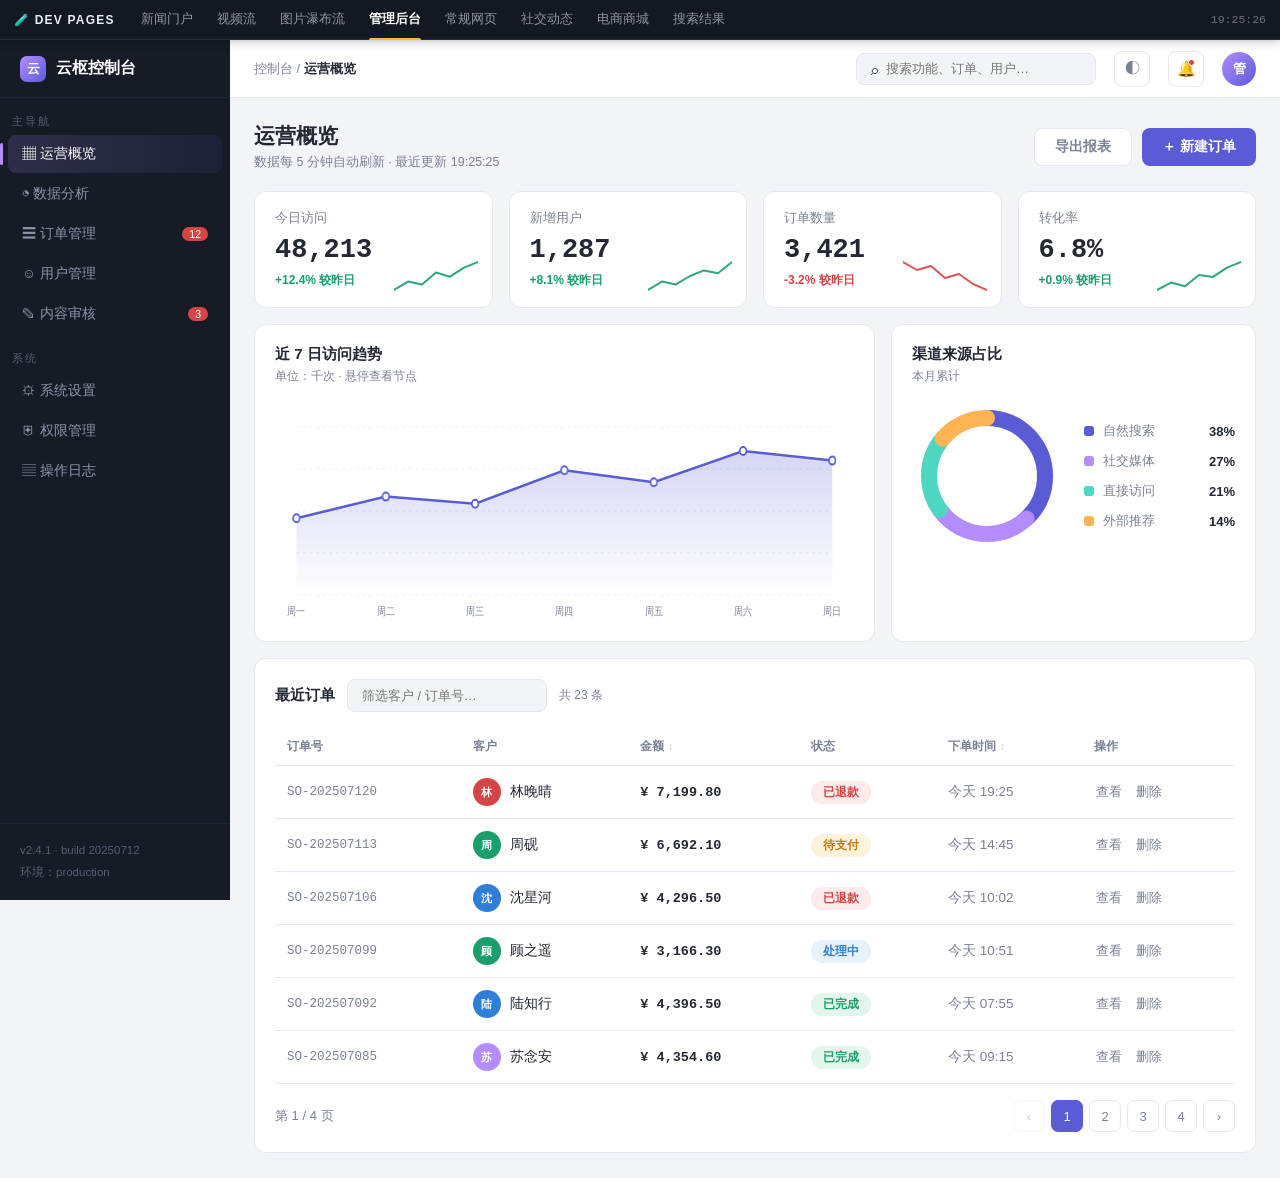
<file: pages/admin.html>
<!DOCTYPE html>
<html lang="zh-CN">
<head>
<meta charset="UTF-8">
<meta name="viewport" content="width=device-width, initial-scale=1.0">
<link rel="icon" href="../favicon.ico" type="image/x-icon">
<link rel="stylesheet" href="../assets/site-nav.css">
<title>云枢控制台 - 管理后台测试场景</title>
<style>
:root{
  --side:#161b26; --side-2:#1d2432; --side-txt:#8b95a9; --side-on:#b48cff;
  --bg:#f3f4f8; --panel:#fff; --line:#e6e8ef; --txt:#232833; --sub:#7a8194;
  --pri:#5b5bd6; --pri-soft:#eceafd;
  --ok:#1a9e6c; --ok-soft:#e2f6ec; --warn:#c07f10; --warn-soft:#fdf3dd;
  --err:#d64545; --err-soft:#fdeaea; --info:#2f7fd6; --info-soft:#e7f2fd;
}
body.dark{
  --bg:#12151d; --panel:#1a1f2b; --line:#262c3a; --txt:#e5e8f0; --sub:#8a92a6;
  --pri-soft:#252547; --ok-soft:#12352a; --warn-soft:#3a2f14; --err-soft:#3c1d1d; --info-soft:#16304c;
}
*{margin:0;padding:0;box-sizing:border-box}
body{background:var(--bg);color:var(--txt);font-family:'PingFang SC','Hiragino Sans GB','Microsoft YaHei',sans-serif;font-size:14px;-webkit-font-smoothing:antialiased;transition:background .3s}
/* ---------- 侧栏 ---------- */
.sidebar{position:fixed;left:0;top:40px;bottom:0;width:230px;background:var(--side);display:flex;flex-direction:column;z-index:100}
.s-logo{height:58px;display:flex;align-items:center;gap:10px;padding:0 20px;color:#fff;font-size:16px;font-weight:700;border-bottom:1px solid var(--side-2)}
.s-logo i{width:26px;height:26px;border-radius:7px;background:linear-gradient(135deg,#b48cff,#5b5bd6);display:grid;place-items:center;font-style:normal;font-size:13px}
.s-group{padding:16px 12px 4px;font-size:11px;color:#565f73;letter-spacing:.2em}
.s-nav a{display:flex;align-items:center;gap:11px;padding:10px 14px;margin:2px 8px;border-radius:8px;color:var(--side-txt);font-size:13.5px;cursor:pointer;transition:.18s;text-decoration:none;position:relative}
.s-nav a:hover{background:var(--side-2);color:#dfe3ec}
.s-nav a.on{background:linear-gradient(90deg,rgba(180,140,255,.16),rgba(91,91,214,.1));color:#fff}
.s-nav a.on::before{content:"";position:absolute;left:-8px;top:8px;bottom:8px;width:3px;border-radius:3px;background:var(--side-on)}
.s-nav .badge{margin-left:auto;background:var(--err);color:#fff;font-size:10.5px;border-radius:999px;padding:1px 7px}
.s-foot{margin-top:auto;padding:16px 20px;border-top:1px solid var(--side-2);color:#565f73;font-size:11.5px;line-height:1.9}
/* ---------- 主区 ---------- */
.main{margin-left:230px;min-height:100vh;display:flex;flex-direction:column}
.topbar{position:sticky;top:40px;z-index:90;height:58px;background:var(--panel);border-bottom:1px solid var(--line);display:flex;align-items:center;gap:18px;padding:0 24px;transition:background .3s}
.crumb{font-size:13px;color:var(--sub)}
.crumb b{color:var(--txt);font-weight:600}
.t-search{margin-left:auto;display:flex;align-items:center;gap:8px;background:var(--bg);border:1px solid var(--line);border-radius:8px;padding:7px 14px;width:240px;transition:.2s}
.t-search:focus-within{border-color:var(--pri);width:300px}
.t-search input{flex:1;border:none;outline:none;background:none;color:var(--txt);font-size:13px}
.icon-btn{position:relative;width:36px;height:36px;border-radius:8px;border:1px solid var(--line);background:var(--panel);color:var(--sub);cursor:pointer;font-size:15px;transition:.2s}
.icon-btn:hover{color:var(--pri);border-color:var(--pri)}
.icon-btn .dot{position:absolute;top:7px;right:8px;width:7px;height:7px;border-radius:50%;background:var(--err);border:1.5px solid var(--panel)}
.t-ava{width:34px;height:34px;border-radius:50%;background:linear-gradient(135deg,#b48cff,#5b5bd6);color:#fff;display:grid;place-items:center;font-size:13px;font-weight:700;cursor:pointer}
/* ---------- 内容 ---------- */
.content{padding:24px;flex:1}
.page-head{display:flex;align-items:center;justify-content:space-between;margin-bottom:20px}
.page-head h1{font-size:21px;font-weight:700}
.page-head p{font-size:12.5px;color:var(--sub);margin-top:4px}
.btn{border:none;border-radius:8px;padding:9px 20px;font-size:13.5px;cursor:pointer;transition:.2s;font-weight:600}
.btn-pri{background:var(--pri);color:#fff}
.btn-pri:hover{filter:brightness(1.12);transform:translateY(-1px)}
.btn-ghost{background:var(--panel);border:1px solid var(--line);color:var(--sub)}
.btn-ghost:hover{color:var(--pri);border-color:var(--pri)}
/* 统计卡 */
.stats{display:grid;grid-template-columns:repeat(4,1fr);gap:16px;margin-bottom:16px}
.stat{background:var(--panel);border:1px solid var(--line);border-radius:12px;padding:18px 20px;transition:transform .2s,box-shadow .2s,background .3s;position:relative;overflow:hidden}
.stat:hover{transform:translateY(-3px);box-shadow:0 10px 26px -14px rgba(30,35,60,.35)}
.stat .lb{font-size:12.5px;color:var(--sub)}
.stat .num{font-size:27px;font-weight:700;margin:8px 0 6px;font-variant-numeric:tabular-nums;font-family:ui-monospace,'SF Mono',Menlo,monospace}
.stat .delta{font-size:12px;font-weight:600}
.delta.up{color:var(--ok)}.delta.down{color:var(--err)}
.stat svg{position:absolute;right:14px;bottom:14px;opacity:.9}
/* 图表 */
.charts{display:grid;grid-template-columns:1.7fr 1fr;gap:16px;margin-bottom:16px}
.card{background:var(--panel);border:1px solid var(--line);border-radius:12px;padding:20px;transition:background .3s}
.card h3{font-size:15px;font-weight:700;margin-bottom:4px}
.card .hint{font-size:12px;color:var(--sub);margin-bottom:16px}
#lineChart{width:100%;height:220px;display:block}
#lineChart .grid-l{stroke:var(--line)}
#lineChart .area{fill:url(#agrad);opacity:.9}
#lineChart .ln{fill:none;stroke:var(--pri);stroke-width:2.5;stroke-linecap:round;stroke-dasharray:1000;stroke-dashoffset:1000;animation:draw 1.6s ease forwards}
@keyframes draw{to{stroke-dashoffset:0}}
#lineChart .pt{fill:var(--panel);stroke:var(--pri);stroke-width:2;opacity:0;animation:pop .3s ease forwards;cursor:pointer}
@keyframes pop{to{opacity:1}}
.donut-wrap{display:flex;align-items:center;gap:22px}
.donut{transform:rotate(-90deg)}
.donut circle{fill:none;stroke-width:16;stroke-linecap:round;transition:stroke-dasharray 1.2s ease}
.d-legend{flex:1;display:flex;flex-direction:column;gap:12px;font-size:13px}
.d-legend li{list-style:none;display:flex;align-items:center;gap:9px;color:var(--sub)}
.d-legend i{width:10px;height:10px;border-radius:3px;font-style:normal}
.d-legend b{margin-left:auto;color:var(--txt);font-variant-numeric:tabular-nums}
/* 表格 */
.tbl-head{display:flex;align-items:center;gap:12px;margin-bottom:16px;flex-wrap:wrap}
.tbl-head input{border:1px solid var(--line);background:var(--bg);border-radius:8px;padding:8px 14px;font-size:13px;color:var(--txt);outline:none;width:200px;transition:border-color .2s}
.tbl-head input:focus{border-color:var(--pri)}
table{width:100%;border-collapse:collapse}
th{font-size:12px;color:var(--sub);font-weight:600;text-align:left;padding:10px 12px;border-bottom:1px solid var(--line);white-space:nowrap;user-select:none}
th.sortable{cursor:pointer}
th.sortable:hover{color:var(--pri)}
th .arr{font-size:10px;margin-left:4px;opacity:.4}
th.sorted .arr{opacity:1;color:var(--pri)}
td{padding:12px;border-bottom:1px solid var(--line);font-size:13.5px;vertical-align:middle}
tbody tr{transition:background .15s}
tbody tr:hover{background:var(--bg)}
tbody tr.flash{animation:rowflash 1.2s}
@keyframes rowflash{0%{background:var(--pri-soft)}100%{background:transparent}}
.oid{font-family:ui-monospace,monospace;font-size:12.5px;color:var(--sub)}
.cust{display:flex;align-items:center;gap:9px}
.cust i{width:28px;height:28px;border-radius:50%;font-style:normal;color:#fff;display:grid;place-items:center;font-size:11px;font-weight:700;flex-shrink:0}
.amt{font-family:ui-monospace,monospace;font-weight:600;font-variant-numeric:tabular-nums}
.pill{display:inline-block;font-size:12px;font-weight:600;border-radius:999px;padding:3px 12px}
.pill.ok{background:var(--ok-soft);color:var(--ok)}
.pill.warn{background:var(--warn-soft);color:var(--warn)}
.pill.err{background:var(--err-soft);color:var(--err)}
.pill.info{background:var(--info-soft);color:var(--info)}
.row-act{display:flex;gap:10px}
.row-act button{background:none;border:none;color:var(--sub);font-size:12.5px;cursor:pointer;transition:.15s;padding:2px}
.row-act button:hover{color:var(--pri)}
.row-act button.del:hover{color:var(--err)}
.pager{display:flex;align-items:center;justify-content:space-between;margin-top:16px;font-size:13px;color:var(--sub)}
.pager .pages{display:flex;gap:6px}
.pager button{min-width:32px;height:32px;border:1px solid var(--line);background:var(--panel);color:var(--sub);border-radius:7px;cursor:pointer;font-size:13px;transition:.15s}
.pager button:hover:not(:disabled){border-color:var(--pri);color:var(--pri)}
.pager button.on{background:var(--pri);border-color:var(--pri);color:#fff}
.pager button:disabled{opacity:.4;cursor:default}
/* ---------- 模态框 ---------- */
.mask{position:fixed;inset:0;z-index:400;background:rgba(15,18,28,.5);display:none;place-items:center;animation:fade .2s}
.mask.open{display:grid}
@keyframes fade{from{opacity:0}}
.modal{background:var(--panel);border-radius:14px;width:440px;max-width:92vw;padding:24px;animation:up .28s cubic-bezier(.2,.9,.3,1.15)}
@keyframes up{from{transform:translateY(24px);opacity:0}}
.modal h3{font-size:17px;font-weight:700;margin-bottom:18px}
.modal label{display:block;font-size:12.5px;color:var(--sub);margin:12px 0 6px}
.modal input,.modal select{width:100%;border:1px solid var(--line);background:var(--bg);border-radius:8px;padding:9px 13px;font-size:13.5px;color:var(--txt);outline:none;transition:border-color .2s}
.modal input:focus,.modal select:focus{border-color:var(--pri)}
.modal .m-foot{display:flex;justify-content:flex-end;gap:10px;margin-top:22px}
/* ---------- Toast ---------- */
#toasts{position:fixed;top:70px;right:24px;z-index:500;display:flex;flex-direction:column;gap:10px}
.toast{background:var(--panel);border:1px solid var(--line);border-left:4px solid var(--ok);border-radius:10px;padding:12px 18px;font-size:13.5px;box-shadow:0 10px 30px -12px rgba(20,25,45,.35);animation:tin .3s cubic-bezier(.2,.9,.3,1.2);display:flex;gap:10px;align-items:center}
.toast.err{border-left-color:var(--err)}
.toast.info{border-left-color:var(--info)}
@keyframes tin{from{transform:translateX(60px);opacity:0}}
.toast.out{transition:.3s;opacity:0;transform:translateX(60px)}
@media (max-width:1100px){.stats{grid-template-columns:repeat(2,1fr)}.charts{grid-template-columns:1fr}}
@media (max-width:760px){.sidebar{display:none}.main{margin-left:0}}
</style>
</head>
<body>
<nav id="site-nav">
  <a class="sn-brand" href="../index.html">🧪 DEV PAGES</a>
  <div class="sn-items">
    <a class="sn-item" href="../index.html">新闻门户</a>
    <a class="sn-item" href="video.html">视频流</a>
    <a class="sn-item" href="gallery.html">图片瀑布流</a>
    <a class="sn-item on" href="admin.html">管理后台</a>
    <a class="sn-item" href="article.html">常规网页</a>
    <a class="sn-item" href="social.html">社交动态</a>
    <a class="sn-item" href="shop.html">电商商城</a>
    <a class="sn-item" href="search.html">搜索结果</a>
  </div>
  <span class="sn-clock" id="sn-clock">--:--:--</span>
</nav>
<script src="../assets/site-nav.js"></script>

<aside class="sidebar">
  <div class="s-logo"><i>云</i>云枢控制台</div>
  <div class="s-group">主导航</div>
  <nav class="s-nav">
    <a class="on">▦ 运营概览</a>
    <a>◔ 数据分析</a>
    <a>☰ 订单管理 <span class="badge">12</span></a>
    <a>☺ 用户管理</a>
    <a>✎ 内容审核 <span class="badge">3</span></a>
  </nav>
  <div class="s-group">系统</div>
  <nav class="s-nav">
    <a>⚙ 系统设置</a>
    <a>⛨ 权限管理</a>
    <a>▤ 操作日志</a>
  </nav>
  <div class="s-foot">v2.4.1 · build 20250712<br>环境：production</div>
</aside>

<div class="main">
  <header class="topbar">
    <span class="crumb">控制台 / <b>运营概览</b></span>
    <div class="t-search"><span>⌕</span><input placeholder="搜索功能、订单、用户…"></div>
    <button class="icon-btn" id="themeBtn" title="切换深浅主题">◐</button>
    <button class="icon-btn" title="通知">🔔<span class="dot"></span></button>
    <div class="t-ava">管</div>
  </header>

  <div class="content">
    <div class="page-head">
      <div><h1>运营概览</h1><p>数据每 5 分钟自动刷新 · 最近更新 <span id="lastUp">--</span></p></div>
      <div style="display:flex;gap:10px">
        <button class="btn btn-ghost">导出报表</button>
        <button class="btn btn-pri" id="newBtn">＋ 新建订单</button>
      </div>
    </div>

    <div class="stats" id="stats"></div>

    <div class="charts">
      <div class="card">
        <h3>近 7 日访问趋势</h3>
        <p class="hint">单位：千次 · 悬停查看节点</p>
        <svg id="lineChart" viewBox="0 0 700 220" preserveAspectRatio="none">
          <defs><linearGradient id="agrad" x1="0" y1="0" x2="0" y2="1">
            <stop offset="0" stop-color="#5b5bd6" stop-opacity=".28"/>
            <stop offset="1" stop-color="#5b5bd6" stop-opacity="0"/>
          </linearGradient></defs>
        </svg>
      </div>
      <div class="card">
        <h3>渠道来源占比</h3>
        <p class="hint">本月累计</p>
        <div class="donut-wrap">
          <svg class="donut" width="150" height="150" viewBox="0 0 150 150" id="donut"></svg>
          <ul class="d-legend" id="dLegend"></ul>
        </div>
      </div>
    </div>

    <div class="card">
      <div class="tbl-head">
        <h3 style="margin:0">最近订单</h3>
        <input id="tblSearch" placeholder="筛选客户 / 订单号…">
        <span style="font-size:12px;color:var(--sub)" id="tblCount"></span>
      </div>
      <div style="overflow-x:auto">
      <table>
        <thead><tr>
          <th>订单号</th>
          <th>客户</th>
          <th class="sortable" data-k="amt">金额<span class="arr">↕</span></th>
          <th>状态</th>
          <th class="sortable" data-k="time">下单时间<span class="arr">↕</span></th>
          <th>操作</th>
        </tr></thead>
        <tbody id="tbody"></tbody>
      </table>
      </div>
      <div class="pager">
        <span id="pageInfo"></span>
        <div class="pages" id="pages"></div>
      </div>
    </div>
  </div>
</div>

<div class="mask" id="mask">
  <div class="modal">
    <h3>新建订单</h3>
    <label>客户姓名</label><input id="fName" placeholder="请输入客户姓名">
    <label>订单金额（元）</label><input id="fAmt" type="number" min="0" placeholder="0.00">
    <label>订单状态</label>
    <select id="fStatus"><option>待支付</option><option>处理中</option><option>已完成</option></select>
    <div class="m-foot">
      <button class="btn btn-ghost" id="mCancel">取消</button>
      <button class="btn btn-pri" id="mOk">创建</button>
    </div>
  </div>
</div>

<div id="toasts"></div>
<script>
/* ================= 统计卡 ================= */
const STATS = [
  {lb:'今日访问', num:48213, delta:'+12.4%', up:true, spark:[30,42,38,55,49,62,70]},
  {lb:'新增用户', num:1287,  delta:'+8.1%',  up:true, spark:[20,26,24,30,34,32,40]},
  {lb:'订单数量', num:3421,  delta:'-3.2%',  up:false,spark:[44,40,42,36,38,33,30]},
  {lb:'转化率',   num:6.8,   delta:'+0.9%',  up:true, spark:[18,22,20,26,25,30,33], suffix:'%'},
];
function sparkline(data, color){
  const w = 84, h = 34, max = Math.max(...data), min = Math.min(...data);
  const pts = data.map((v,i) => `${(i/(data.length-1))*w},${h - ((v-min)/(max-min||1))*(h-6) - 3}`).join(' ');
  return `<svg width="${w}" height="${h}"><polyline points="${pts}" fill="none" stroke="${color}" stroke-width="2" stroke-linecap="round" stroke-linejoin="round"/></svg>`;
}
document.getElementById('stats').innerHTML = STATS.map(s => `
  <div class="stat">
    <div class="lb">${s.lb}</div>
    <div class="num" data-target="${s.num}" data-suffix="${s.suffix||''}">0</div>
    <span class="delta ${s.up?'up':'down'}">${s.delta} 较昨日</span>
    ${sparkline(s.spark, s.up ? '#1a9e6c' : '#d64545')}
  </div>`).join('');
/* 数字滚动 */
document.querySelectorAll('.num').forEach(el => {
  const target = parseFloat(el.dataset.target), suf = el.dataset.suffix;
  const t0 = performance.now(), dur = 1100;
  (function step(t){
    const p = Math.min((t - t0) / dur, 1), e = 1 - Math.pow(1 - p, 3);
    el.textContent = (target * e).toLocaleString('zh-CN', {maximumFractionDigits:1}) + suf;
    if (p < 1) requestAnimationFrame(step);
  })(t0);
});

/* ================= 折线图 ================= */
(function(){
  const data = [32, 41, 38, 52, 47, 60, 56];
  const days = ['周一','周二','周三','周四','周五','周六','周日'];
  const svg = document.getElementById('lineChart');
  const W = 700, H = 220, P = 26, max = 70;
  let grid = '';
  for (let i = 0; i <= 4; i++){
    const y = P + (H - 2*P) * i / 4;
    grid += `<line class="grid-l" x1="${P}" y1="${y}" x2="${W-P}" y2="${y}" stroke-dasharray="3 5"/>`;
  }
  const pts = data.map((v,i) => [P + (W-2*P)*i/(data.length-1), H - P - (H-2*P)*v/max]);
  const line = pts.map(p => p.join(',')).join(' ');
  const area = `${P},${H-P} ${line} ${W-P},${H-P}`;
  svg.innerHTML += grid +
    `<polygon class="area" points="${area}"/>` +
    `<polyline class="ln" points="${line}"/>` +
    pts.map((p,i) => `<circle class="pt" cx="${p[0]}" cy="${p[1]}" r="4" style="animation-delay:${1.2 + i*0.08}s"><title>${days[i]}：${data[i]}k 次访问</title></circle>`).join('') +
    pts.map((p,i) => `<text x="${p[0]}" y="${H-6}" text-anchor="middle" font-size="11" fill="var(--sub)">${days[i]}</text>`).join('');
})();

/* ================= 环形图 ================= */
(function(){
  const parts = [
    {n:'自然搜索', v:38, c:'#5b5bd6'},
    {n:'社交媒体', v:27, c:'#b48cff'},
    {n:'直接访问', v:21, c:'#4dd6c1'},
    {n:'外部推荐', v:14, c:'#ffb454'},
  ];
  const R = 58, C = 2 * Math.PI * R;
  const donut = document.getElementById('donut');
  let acc = 0;
  donut.innerHTML = `<circle cx="75" cy="75" r="${R}" stroke="var(--line)" stroke-width="16" fill="none"/>`;
  parts.forEach(p => {
    const len = C * p.v / 100;
    const el = document.createElementNS('http://www.w3.org/2000/svg','circle');
    el.setAttribute('cx',75); el.setAttribute('cy',75); el.setAttribute('r',R);
    el.setAttribute('stroke',p.c);
    el.setAttribute('stroke-dasharray',`0 ${C}`);
    el.setAttribute('stroke-dashoffset',-C * acc / 100);
    donut.appendChild(el);
    requestAnimationFrame(() => requestAnimationFrame(() => el.setAttribute('stroke-dasharray',`${len} ${C - len}`)));
    acc += p.v;
  });
  document.getElementById('dLegend').innerHTML = parts.map(p =>
    `<li><i style="background:${p.c}"></i>${p.n}<b>${p.v}%</b></li>`).join('');
})();

/* ================= 订单表格 ================= */
const NAMES = ['林晚晴','周砚','沈星河','顾之遥','陆知行','苏念安','裴野','温以凡','江树','许清欢','程既白','叶蓁蓁'];
const STATUS = [['已完成','ok'],['待支付','warn'],['已退款','err'],['处理中','info']];
const AVA_C = ['#5b5bd6','#b48cff','#1a9e6c','#c07f10','#2f7fd6','#d64545'];
let orders = [];
for (let i = 0; i < 23; i++){
  const st = STATUS[Math.floor(Math.random()*4)];
  orders.push({
    id:'SO-2025' + String(7120 - i * 7).padStart(5,'0'),
    name:NAMES[i % NAMES.length],
    amt:Math.round(Math.random()*9000 + 80) / 10 * 10 + Math.round(Math.random()*9)/10,
    status:st[0], cls:st[1],
    time:Date.now() - i * 3600e3 * (2 + Math.random()*4),
  });
}
let sortKey = null, sortDir = -1, page = 1, filter = '';
const PAGE_SIZE = 6;
const tbody = document.getElementById('tbody');

function fmtTime(t){
  const d = new Date(t), now = new Date();
  const hm = d.toLocaleTimeString('zh-CN',{hour:'2-digit',minute:'2-digit',hour12:false});
  return d.toDateString() === now.toDateString() ? '今天 ' + hm
    : d.toLocaleDateString('zh-CN',{month:'numeric',day:'numeric'}) + ' ' + hm;
}
function render(){
  let list = orders.filter(o => !filter || o.name.includes(filter) || o.id.toLowerCase().includes(filter));
  if (sortKey) list = [...list].sort((a,b) => (a[sortKey] - b[sortKey]) * sortDir);
  const total = Math.max(1, Math.ceil(list.length / PAGE_SIZE));
  page = Math.min(page, total);
  const rows = list.slice((page-1)*PAGE_SIZE, page*PAGE_SIZE);
  document.getElementById('tblCount').textContent = `共 ${list.length} 条`;
  tbody.innerHTML = rows.map(o => `
    <tr data-id="${o.id}">
      <td class="oid">${o.id}</td>
      <td><span class="cust"><i style="background:${AVA_C[o.name.charCodeAt(0)%AVA_C.length]}">${o.name[0]}</i>${o.name}</span></td>
      <td class="amt">¥ ${o.amt.toLocaleString('zh-CN',{minimumFractionDigits:2})}</td>
      <td><span class="pill ${o.cls}">${o.status}</span></td>
      <td style="color:var(--sub)">${fmtTime(o.time)}</td>
      <td><span class="row-act"><button data-a="view">查看</button><button class="del" data-a="del">删除</button></span></td>
    </tr>`).join('') || `<tr><td colspan="6" style="text-align:center;color:var(--sub);padding:30px">没有匹配的记录</td></tr>`;
  document.getElementById('pageInfo').textContent = `第 ${page} / ${total} 页`;
  const pages = document.getElementById('pages');
  let ph = `<button ${page===1?'disabled':''} data-p="${page-1}">‹</button>`;
  for (let i = 1; i <= total; i++) ph += `<button class="${i===page?'on':''}" data-p="${i}">${i}</button>`;
  ph += `<button ${page===total?'disabled':''} data-p="${page+1}">›</button>`;
  pages.innerHTML = ph;
}
document.getElementById('pages').addEventListener('click', e => {
  const b = e.target.closest('button[data-p]'); if (!b || b.disabled) return;
  page = +b.dataset.p; render();
});
document.querySelectorAll('th.sortable').forEach(th => th.addEventListener('click', () => {
  const k = th.dataset.k;
  if (sortKey === k) sortDir *= -1; else { sortKey = k; sortDir = -1; }
  document.querySelectorAll('th.sortable').forEach(x => {
    x.classList.toggle('sorted', x === th);
    x.querySelector('.arr').textContent = (x === th) ? (sortDir === -1 ? '↓' : '↑') : '↕';
  });
  render();
}));
document.getElementById('tblSearch').addEventListener('input', e => { filter = e.target.value.trim(); page = 1; render(); });

tbody.addEventListener('click', e => {
  const btn = e.target.closest('button[data-a]'); if (!btn) return;
  const id = btn.closest('tr').dataset.id;
  if (btn.dataset.a === 'view'){ toast('info', `查看订单 ${id} 详情（演示）`); }
  else {
    orders = orders.filter(o => o.id !== id);
    render();
    toast('err', `订单 ${id} 已删除`);
  }
});

/* ================= 模态框 ================= */
const mask = document.getElementById('mask');
document.getElementById('newBtn').addEventListener('click', () => mask.classList.add('open'));
document.getElementById('mCancel').addEventListener('click', () => mask.classList.remove('open'));
mask.addEventListener('click', e => { if (e.target === mask) mask.classList.remove('open'); });
addEventListener('keydown', e => { if (e.key === 'Escape') mask.classList.remove('open'); });
document.getElementById('mOk').addEventListener('click', () => {
  const name = document.getElementById('fName').value.trim();
  const amt = parseFloat(document.getElementById('fAmt').value);
  if (!name || !amt || amt <= 0){ toast('err','请填写完整的客户与金额信息'); return; }
  const st = document.getElementById('fStatus').value;
  const cls = STATUS.find(s => s[0] === st)[1];
  orders.unshift({id:'SO-2025' + String(Math.floor(Math.random()*90000)+10000), name, amt, status:st, cls, time:Date.now()});
  mask.classList.remove('open');
  document.getElementById('fName').value = ''; document.getElementById('fAmt').value = '';
  sortKey = null; filter = ''; document.getElementById('tblSearch').value = '';
  page = 1; render();
  tbody.querySelector('tr')?.classList.add('flash');
  toast('ok', `订单创建成功，客户：${name}`);
});

/* ================= Toast ================= */
function toast(type, msg){
  const el = document.createElement('div');
  el.className = 'toast ' + (type === 'err' ? 'err' : type === 'info' ? 'info' : '');
  el.innerHTML = `<span>${type==='ok'?'✓':type==='err'?'✕':'ℹ'}</span>${msg}`;
  document.getElementById('toasts').appendChild(el);
  setTimeout(() => { el.classList.add('out'); setTimeout(() => el.remove(), 320); }, 2600);
}

/* ================= 主题切换 ================= */
const themeBtn = document.getElementById('themeBtn');
if (localStorage.getItem('admin-dark') === '1') document.body.classList.add('dark');
themeBtn.addEventListener('click', () => {
  const on = document.body.classList.toggle('dark');
  localStorage.setItem('admin-dark', on ? '1' : '0');
  toast('info', on ? '已切换到深色主题' : '已切换到浅色主题');
});

/* ================= 其他 ================= */
document.getElementById('lastUp').textContent = new Date().toLocaleTimeString('zh-CN',{hour12:false});
document.querySelectorAll('.s-nav a').forEach(a => a.addEventListener('click', function(e){
  e.preventDefault();
  document.querySelectorAll('.s-nav a').forEach(x => x.classList.remove('on'));
  this.classList.add('on');
}));
render();
</script>
</body>
</html>
</file>
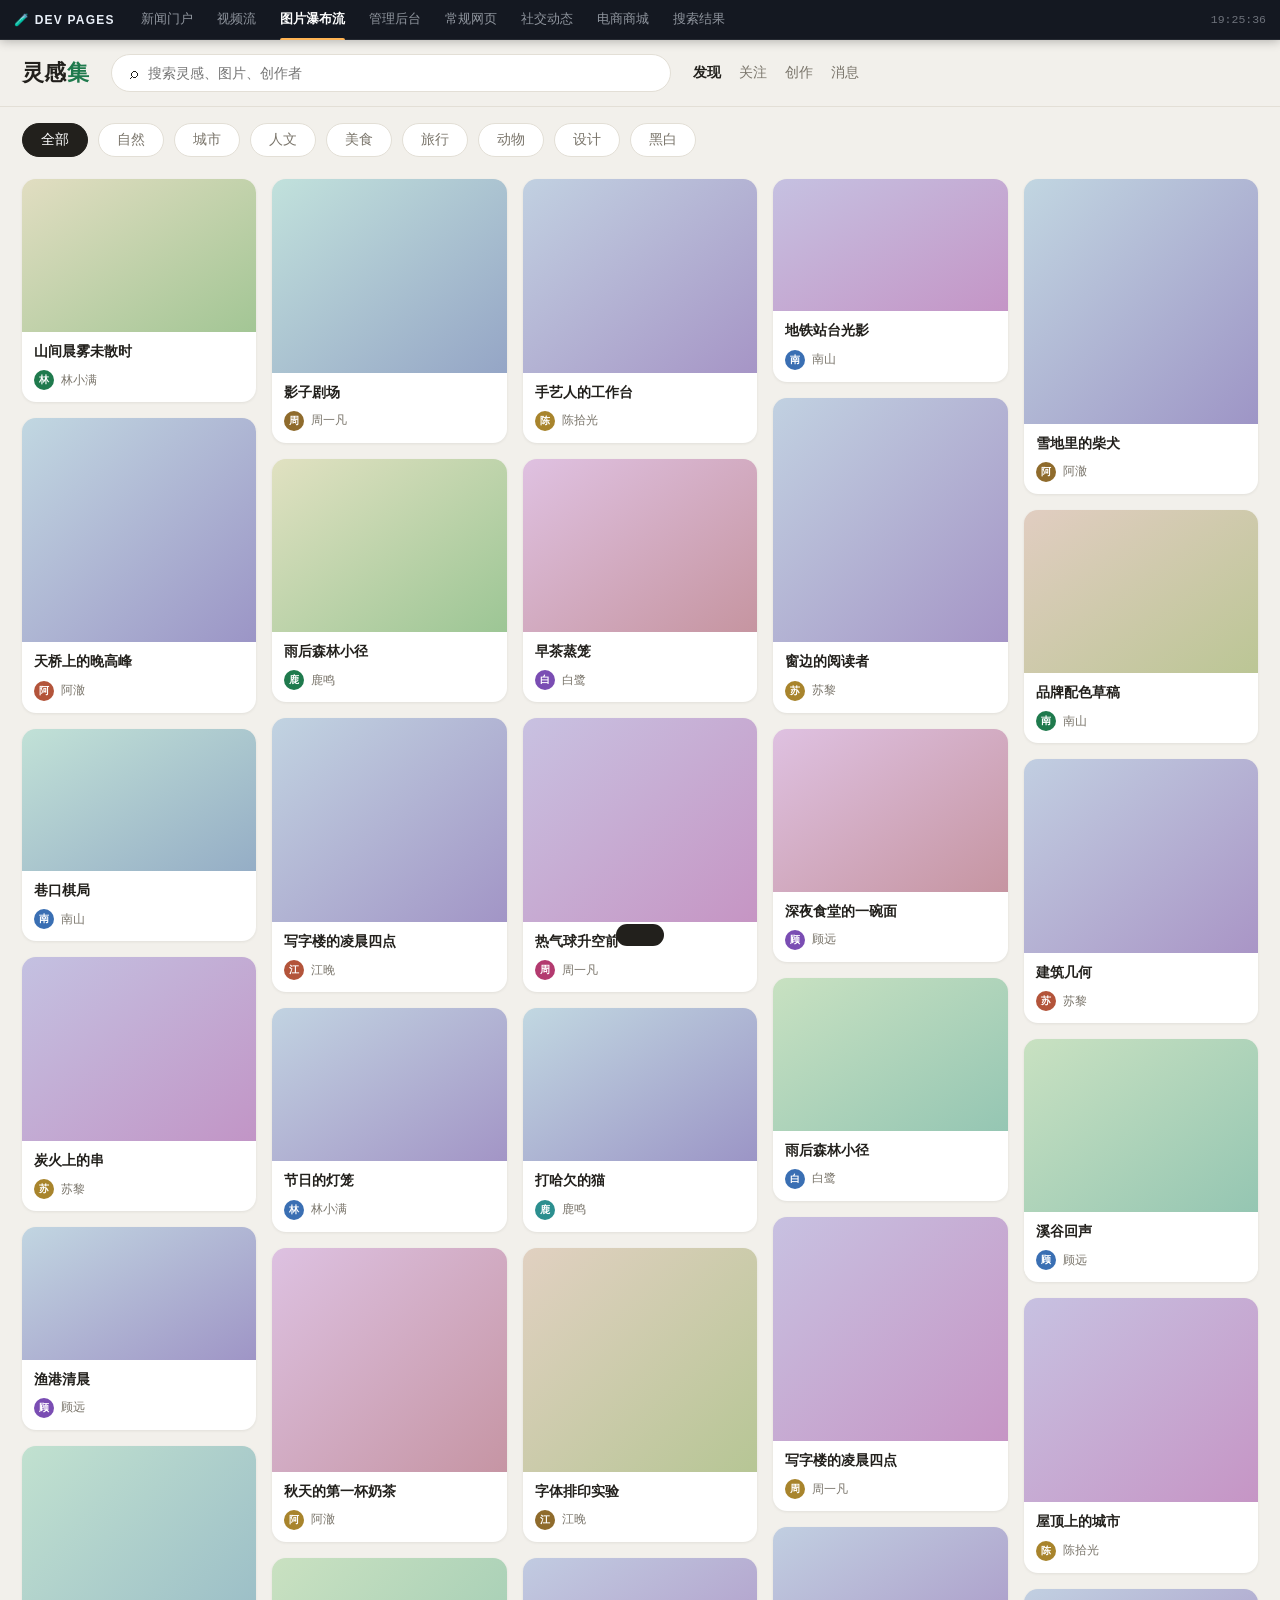
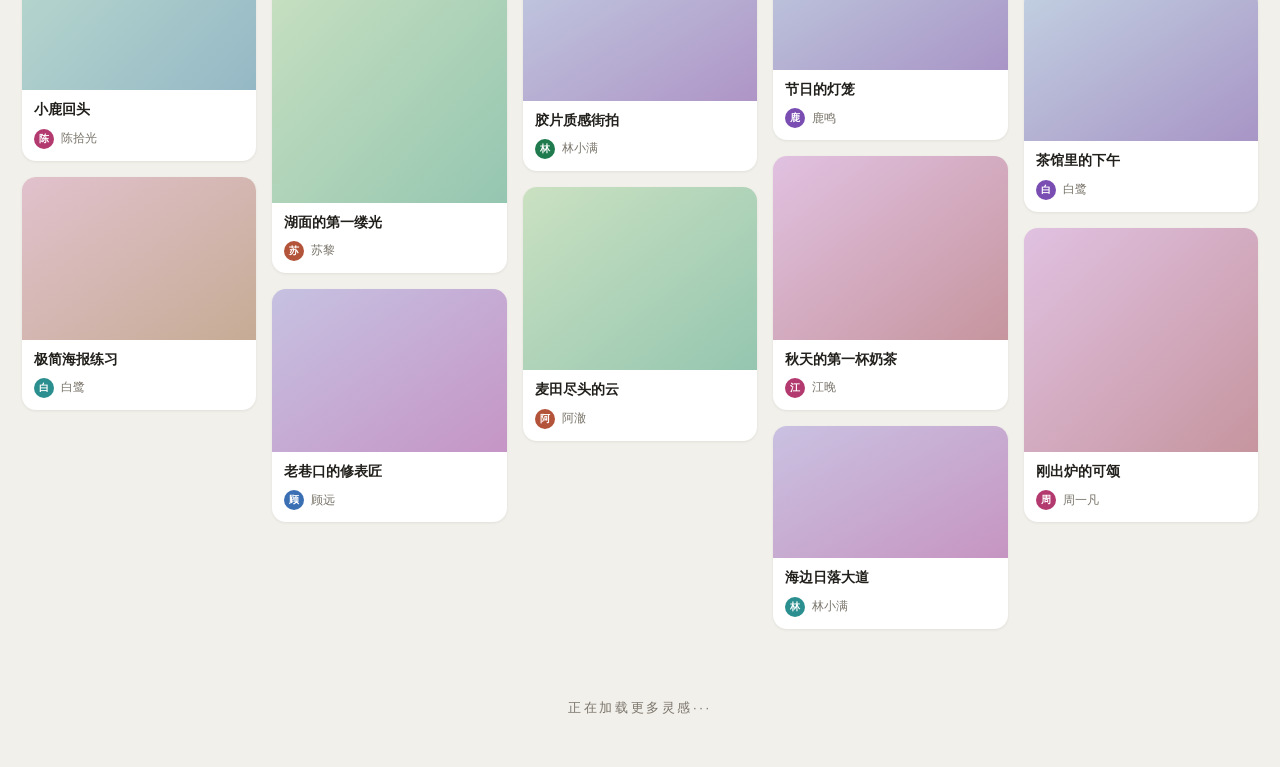
<file: pages/gallery.html>
<!DOCTYPE html>
<html lang="zh-CN">
<head>
<meta charset="UTF-8">
<meta name="viewport" content="width=device-width, initial-scale=1.0">
<link rel="icon" href="../favicon.ico" type="image/x-icon">
<link rel="stylesheet" href="../assets/site-nav.css">
<title>灵感集 - 图片瀑布流测试场景</title>
<style>
:root{
  --bg:#f2f0eb; --card:#fff; --ink:#22201c; --sub:#7a756b; --line:#e3dfd6;
  --green:#1f7a4d;
}
*{margin:0;padding:0;box-sizing:border-box}
body{background:var(--bg);color:var(--ink);font-family:'PingFang SC','Hiragino Sans GB','Microsoft YaHei',sans-serif;-webkit-font-smoothing:antialiased}
/* ---------- 顶栏 ---------- */
.top{position:sticky;top:40px;z-index:100;background:var(--bg);border-bottom:1px solid var(--line);transition:box-shadow .25s}
.top.scrolled{box-shadow:0 6px 20px rgba(60,50,30,.08)}
.top-in{max-width:1360px;margin:0 auto;padding:14px 22px;display:flex;align-items:center;gap:22px}
.logo{font-size:22px;font-weight:800;letter-spacing:.02em;white-space:nowrap}
.logo b{color:var(--green)}
.search{flex:1;max-width:560px;display:flex;align-items:center;gap:10px;background:var(--card);border:1.5px solid var(--line);border-radius:999px;padding:9px 18px;transition:.2s}
.search:focus-within{border-color:var(--green);box-shadow:0 0 0 3px rgba(31,122,77,.12)}
.search input{flex:1;border:none;outline:none;background:none;font-size:14px;color:var(--ink)}
.top-nav{display:flex;gap:18px;font-size:14px;color:var(--sub);white-space:nowrap}
.top-nav a{cursor:pointer;transition:color .2s}
.top-nav a:hover,.top-nav a.on{color:var(--ink);font-weight:600}
/* ---------- 分类 chips ---------- */
.chips{max-width:1360px;margin:0 auto;padding:16px 22px 4px;display:flex;gap:10px;flex-wrap:wrap}
.chip{border:1px solid var(--line);background:var(--card);border-radius:999px;padding:7px 18px;font-size:13.5px;color:var(--sub);cursor:pointer;transition:.2s}
.chip:hover{border-color:var(--ink);color:var(--ink)}
.chip.on{background:var(--ink);color:#fff;border-color:var(--ink)}
/* ---------- 瀑布流 ---------- */
.masonry{max-width:1360px;margin:0 auto;padding:18px 22px 40px;columns:5 230px;column-gap:16px}
.pin{break-inside:avoid;margin-bottom:16px;border-radius:14px;overflow:hidden;background:var(--card);box-shadow:0 1px 3px rgba(40,35,25,.08);cursor:zoom-in;position:relative;opacity:0;transform:translateY(16px);transition:opacity .5s,transform .5s,box-shadow .25s}
.pin.show{opacity:1;transform:none}
.pin:hover{box-shadow:0 10px 30px rgba(40,35,25,.16)}
.pin .ph{position:relative;overflow:hidden;background:#e8e5dd}
.pin img{width:100%;display:block;transition:transform .45s}
.pin:hover img{transform:scale(1.045)}
/* 悬停操作层 */
.pin .ov{position:absolute;inset:0;background:linear-gradient(rgba(0,0,0,.05),transparent 30%,transparent 60%,rgba(0,0,0,.45));opacity:0;transition:opacity .25s;display:flex;flex-direction:column;justify-content:space-between;padding:10px}
.pin:hover .ov{opacity:1}
.ov-top{display:flex;justify-content:flex-end}
.save-btn{background:var(--green);color:#fff;border:none;border-radius:999px;padding:7px 16px;font-size:13px;font-weight:700;cursor:pointer;transition:.2s}
.save-btn:hover{filter:brightness(1.12)}
.save-btn.saved{background:var(--ink)}
.ov-bot{display:flex;justify-content:space-between;align-items:center;color:#fff;font-size:12.5px}
.ov-bot .acts{display:flex;gap:8px}
.ov-bot .acts span{width:28px;height:28px;border-radius:50%;background:rgba(255,255,255,.92);color:#222;display:grid;place-items:center;cursor:pointer;transition:.2s;font-size:13px}
.ov-bot .acts span:hover{transform:scale(1.12)}
.pin .info{padding:10px 12px 12px}
.pin .info h4{font-size:13.5px;font-weight:600;line-height:1.5}
.pin .info .by{display:flex;align-items:center;gap:7px;margin-top:8px;font-size:12px;color:var(--sub)}
.pin .info .by i{width:20px;height:20px;border-radius:50%;font-style:normal;color:#fff;display:grid;place-items:center;font-size:10px;font-weight:700}
/* ---------- 灯箱 ---------- */
.lb{position:fixed;inset:0;z-index:500;background:rgba(15,13,10,.88);display:none;place-items:center;padding:30px}
.lb.open{display:grid}
.lb-card{background:var(--card);border-radius:16px;max-width:920px;width:100%;max-height:92vh;display:flex;overflow:hidden;animation:lbin .3s cubic-bezier(.2,.9,.3,1.2)}
@keyframes lbin{from{transform:scale(.92);opacity:0}}
.lb-card img{flex:1;min-width:0;object-fit:contain;background:#111;max-height:92vh}
.lb-side{flex:0 0 280px;padding:22px;display:flex;flex-direction:column;gap:14px;overflow-y:auto}
.lb-side h3{font-size:17px;font-weight:700;line-height:1.5}
.lb-side .by{display:flex;align-items:center;gap:9px;font-size:13px;color:var(--sub)}
.lb-side .by i{width:30px;height:30px;border-radius:50%;font-style:normal;color:#fff;display:grid;place-items:center;font-size:12px;font-weight:700}
.lb-side p{font-size:13px;color:var(--sub);line-height:1.8}
.lb-side .save-btn{align-self:flex-start}
.lb-x{position:absolute;top:18px;right:22px;width:40px;height:40px;border-radius:50%;background:rgba(255,255,255,.14);color:#fff;border:none;font-size:18px;cursor:pointer;transition:.2s}
.lb-x:hover{background:rgba(255,255,255,.3);transform:rotate(90deg)}
.lb-nav{position:absolute;top:50%;transform:translateY(-50%);width:46px;height:46px;border-radius:50%;background:rgba(255,255,255,.14);color:#fff;border:none;font-size:20px;cursor:pointer;transition:.2s}
.lb-nav:hover{background:rgba(255,255,255,.3)}
.lb-nav.prev{left:20px}.lb-nav.next{right:20px}
/* ---------- 其他 ---------- */
.sentinel{height:10px}
.loading{text-align:center;color:var(--sub);font-size:13px;padding:20px 0 50px;letter-spacing:.2em}
.loading::after{content:"···";animation:dots 1.2s steps(4) infinite}
@keyframes dots{0%{content:""}25%{content:"·"}50%{content:"··"}75%{content:"···"}}
.toast{position:fixed;left:50%;bottom:34px;transform:translate(-50%,80px);z-index:600;background:#22201c;color:#fff;font-size:13.5px;padding:11px 24px;border-radius:999px;transition:transform .35s cubic-bezier(.2,.9,.3,1.2);pointer-events:none}
.toast.show{transform:translate(-50%,0)}
@media (max-width:700px){.top-nav{display:none}.lb-card{flex-direction:column}.lb-card img{max-height:55vh}.lb-side{flex:1}}
</style>
</head>
<body>
<nav id="site-nav">
  <a class="sn-brand" href="../index.html">🧪 DEV PAGES</a>
  <div class="sn-items">
    <a class="sn-item" href="../index.html">新闻门户</a>
    <a class="sn-item" href="video.html">视频流</a>
    <a class="sn-item on" href="gallery.html">图片瀑布流</a>
    <a class="sn-item" href="admin.html">管理后台</a>
    <a class="sn-item" href="article.html">常规网页</a>
    <a class="sn-item" href="social.html">社交动态</a>
    <a class="sn-item" href="shop.html">电商商城</a>
    <a class="sn-item" href="search.html">搜索结果</a>
  </div>
  <span class="sn-clock" id="sn-clock">--:--:--</span>
</nav>
<script src="../assets/site-nav.js"></script>

<header class="top" id="top">
  <div class="top-in">
    <div class="logo">灵感<b>集</b></div>
    <div class="search"><span>⌕</span><input placeholder="搜索灵感、图片、创作者"></div>
    <div class="top-nav"><a class="on">发现</a><a>关注</a><a>创作</a><a>消息</a></div>
  </div>
</header>

<div class="chips" id="chips"></div>
<div class="masonry" id="masonry"></div>
<div class="sentinel" id="sentinel"></div>
<div class="loading" id="loading">正在加载更多灵感</div>

<div class="lb" id="lb">
  <button class="lb-x" id="lbX">✕</button>
  <button class="lb-nav prev" id="lbPrev">‹</button>
  <button class="lb-nav next" id="lbNext">›</button>
  <div class="lb-card">
    <img id="lbImg" alt="">
    <div class="lb-side">
      <h3 id="lbTitle"></h3>
      <div class="by"><i id="lbAva"></i><span id="lbBy"></span></div>
      <p id="lbDesc"></p>
      <button class="save-btn" id="lbSave">保存到灵感板</button>
    </div>
  </div>
</div>

<div class="toast" id="toast"></div>
<script>
/* ================= 数据 ================= */
const CATS = ['全部','自然','城市','人文','美食','旅行','动物','设计','黑白'];
const TITLES = {
  '自然':['山间晨雾未散时','湖面的第一缕光','雨后森林小径','麦田尽头的云','溪谷回声','苔藓的微观宇宙'],
  '城市':['霓虹雨夜','天桥上的晚高峰','老巷口的修表匠','写字楼的凌晨四点','地铁站台光影','屋顶上的城市'],
  '人文':['茶馆里的下午','赶集日','巷口棋局','手艺人的工作台','节日的灯笼','窗边的阅读者'],
  '美食':['深夜食堂的一碗面','刚出炉的可颂','街角咖啡拉花','炭火上的串','早茶蒸笼','秋天的第一杯奶茶'],
  '旅行':['海边日落大道','雪山下的公路','沙漠星空营地','樱花隧道','渔港清晨','热气球升空前'],
  '动物':['打哈欠的猫','雪地里的柴犬','海鸥追逐浪花','午睡的狮子','鹦鹉学说话','小鹿回头'],
  '设计':['极简海报练习','字体排印实验','品牌配色草稿','产品渲染图','UI 组件速写','版式网格研究'],
  '黑白':['光的形状','影子剧场','胶片质感街拍','建筑几何','雨窗','默片时代'],
};
const AUTHORS = ['林小满','阿澈','南山','苏黎','顾远','陈拾光','白鹭','周一凡','鹿鸣','江晚'];
const AVA_COLORS = ['#1f7a4d','#b3543a','#3a6fb3','#a8842c','#7a4db3','#b33a6f','#2c8f8f','#8f6b2c'];
const DESCS = ['拍摄于清晨五点，等这束光等了整整一个半小时。','原片直出，只调了白平衡。好的光线自己会说话。','系列作品的第三张，前两张在主页。','用手机拍的，设备不重要，重要的是在场。','路过时偶然抓到的瞬间，很喜欢这个构图。','调色思路放在评论区了，自取。'];
const HEIGHTS = [300, 380, 260, 440, 340, 480, 280, 400, 320, 360];

let cat = '全部', batch = 0, items = [];

/* ================= 渲染 ================= */
const masonry = document.getElementById('masonry');
const chipsEl = document.getElementById('chips');

chipsEl.innerHTML = CATS.map(c => `<button class="chip ${c===cat?'on':''}" data-c="${c}">${c}</button>`).join('');
chipsEl.addEventListener('click', e => {
  const b = e.target.closest('.chip'); if (!b) return;
  cat = b.dataset.c; batch = 0; items = [];
  chipsEl.querySelectorAll('.chip').forEach(x => x.classList.toggle('on', x === b));
  masonry.innerHTML = '';
  loadBatch();
});

function imgFB(img, seed, w, h){
  img.onerror = () => { img.onerror = null;
    const hue = [...seed].reduce((a,c)=>a+c.charCodeAt(0),0) % 360;
    img.src = 'data:image/svg+xml,' + encodeURIComponent(`<svg xmlns="http://www.w3.org/2000/svg" width="${w}" height="${h}"><defs><linearGradient id="g" x1="0" y1="0" x2="1" y2="1"><stop offset="0" stop-color="hsl(${hue},35%,82%)"/><stop offset="1" stop-color="hsl(${(hue+50)%360},30%,68%)"/></linearGradient></defs><rect width="${w}" height="${h}" fill="url(#g)"/></svg>`);
  };
}

function makeItem(i){
  const keys = Object.keys(TITLES);
  const c = cat === '全部' ? keys[i % keys.length] : cat;
  const list = TITLES[c];
  const t = list[(i * 7 + batch) % list.length];
  const seed = c + '-' + (batch * 12 + i);
  const h = HEIGHTS[(i * 3 + batch * 5) % HEIGHTS.length];
  const a = AUTHORS[(i + batch * 3) % AUTHORS.length];
  return {c, t, seed, h, a, color: AVA_COLORS[(i + batch) % AVA_COLORS.length], desc: DESCS[(i + batch) % DESCS.length]};
}

function pinHTML(it, idx){
  return `<figure class="pin" data-idx="${idx}">
    <div class="ph">
      <img src="https://picsum.photos/seed/${encodeURIComponent(it.seed)}/460/${it.h}" alt="${it.t}" loading="lazy" style="aspect-ratio:460/${it.h}">
      <div class="ov">
        <div class="ov-top"><button class="save-btn">保存</button></div>
        <div class="ov-bot"><span>${it.c}</span><div class="acts"><span title="分享">↗</span><span title="更多">⋯</span></div></div>
      </div>
    </div>
    <figcaption class="info">
      <h4>${it.t}</h4>
      <div class="by"><i style="background:${it.color}">${it.a[0]}</i>${it.a}</div>
    </figcaption>
  </figure>`;
}

function loadBatch(){
  const frag = document.createElement('div');
  let html = '';
  for (let i = 0; i < 12; i++){
    const it = makeItem(i);
    items.push(it);
    html += pinHTML(it, items.length - 1);
  }
  frag.innerHTML = html;
  frag.querySelectorAll('img').forEach((img, i) => {
    const it = items[items.length - 12 + i];
    imgFB(img, it.seed, 460, it.h);
  });
  const pins = [...frag.children];
  pins.forEach(p => masonry.appendChild(p));
  /* 交错入场 */
  requestAnimationFrame(() => pins.forEach((p, i) =>
    setTimeout(() => p.classList.add('show'), 40 * (i % 6))));
  batch++;
}

/* 无限滚动 */
new IntersectionObserver(es => {
  if (es[0].isIntersecting) loadBatch();
}, {rootMargin:'600px'}).observe(document.getElementById('sentinel'));

/* ================= 交互 ================= */
const toast = document.getElementById('toast');
let toastTimer;
function showToast(msg){
  toast.textContent = msg;
  toast.classList.add('show');
  clearTimeout(toastTimer);
  toastTimer = setTimeout(() => toast.classList.remove('show'), 1800);
}

masonry.addEventListener('click', e => {
  const save = e.target.closest('.save-btn');
  if (save){
    e.stopPropagation();
    save.textContent = '已保存 ✓';
    save.classList.add('saved');
    showToast('已保存到「默认灵感板」');
    return;
  }
  const act = e.target.closest('.acts span');
  if (act){ e.stopPropagation(); showToast(act.title === '分享' ? '链接已复制' : '操作面板（演示）'); return; }
  const pin = e.target.closest('.pin');
  if (pin) openLb(+pin.dataset.idx);
});

/* ================= 灯箱 ================= */
const lb = document.getElementById('lb');
let lbIdx = 0;
function openLb(idx){
  lbIdx = idx;
  renderLb();
  lb.classList.add('open');
  document.body.style.overflow = 'hidden';
}
function renderLb(){
  const it = items[lbIdx];
  const img = document.getElementById('lbImg');
  img.src = `https://picsum.photos/seed/${encodeURIComponent(it.seed)}/900/${Math.round(it.h * 1.9)}`;
  imgFB(img, it.seed + 'lb', 900, 700);
  document.getElementById('lbTitle').textContent = it.t;
  document.getElementById('lbBy').textContent = it.a;
  const ava = document.getElementById('lbAva');
  ava.textContent = it.a[0]; ava.style.background = it.color;
  document.getElementById('lbDesc').textContent = it.desc;
  const s = document.getElementById('lbSave');
  s.textContent = '保存到灵感板'; s.classList.remove('saved');
}
function closeLb(){ lb.classList.remove('open'); document.body.style.overflow = ''; }
document.getElementById('lbX').addEventListener('click', closeLb);
lb.addEventListener('click', e => { if (e.target === lb) closeLb(); });
document.getElementById('lbPrev').addEventListener('click', () => { lbIdx = (lbIdx - 1 + items.length) % items.length; renderLb(); });
document.getElementById('lbNext').addEventListener('click', () => { lbIdx = (lbIdx + 1) % items.length; renderLb(); });
document.getElementById('lbSave').addEventListener('click', function(){
  this.textContent = '已保存 ✓'; this.classList.add('saved'); showToast('已保存到「默认灵感板」');
});
addEventListener('keydown', e => {
  if (!lb.classList.contains('open')) return;
  if (e.key === 'Escape') closeLb();
  if (e.key === 'ArrowLeft') document.getElementById('lbPrev').click();
  if (e.key === 'ArrowRight') document.getElementById('lbNext').click();
});

/* 顶栏阴影 */
addEventListener('scroll', () =>
  document.getElementById('top').classList.toggle('scrolled', scrollY > 10), {passive:true});

loadBatch();
</script>
</body>
</html>
</file>
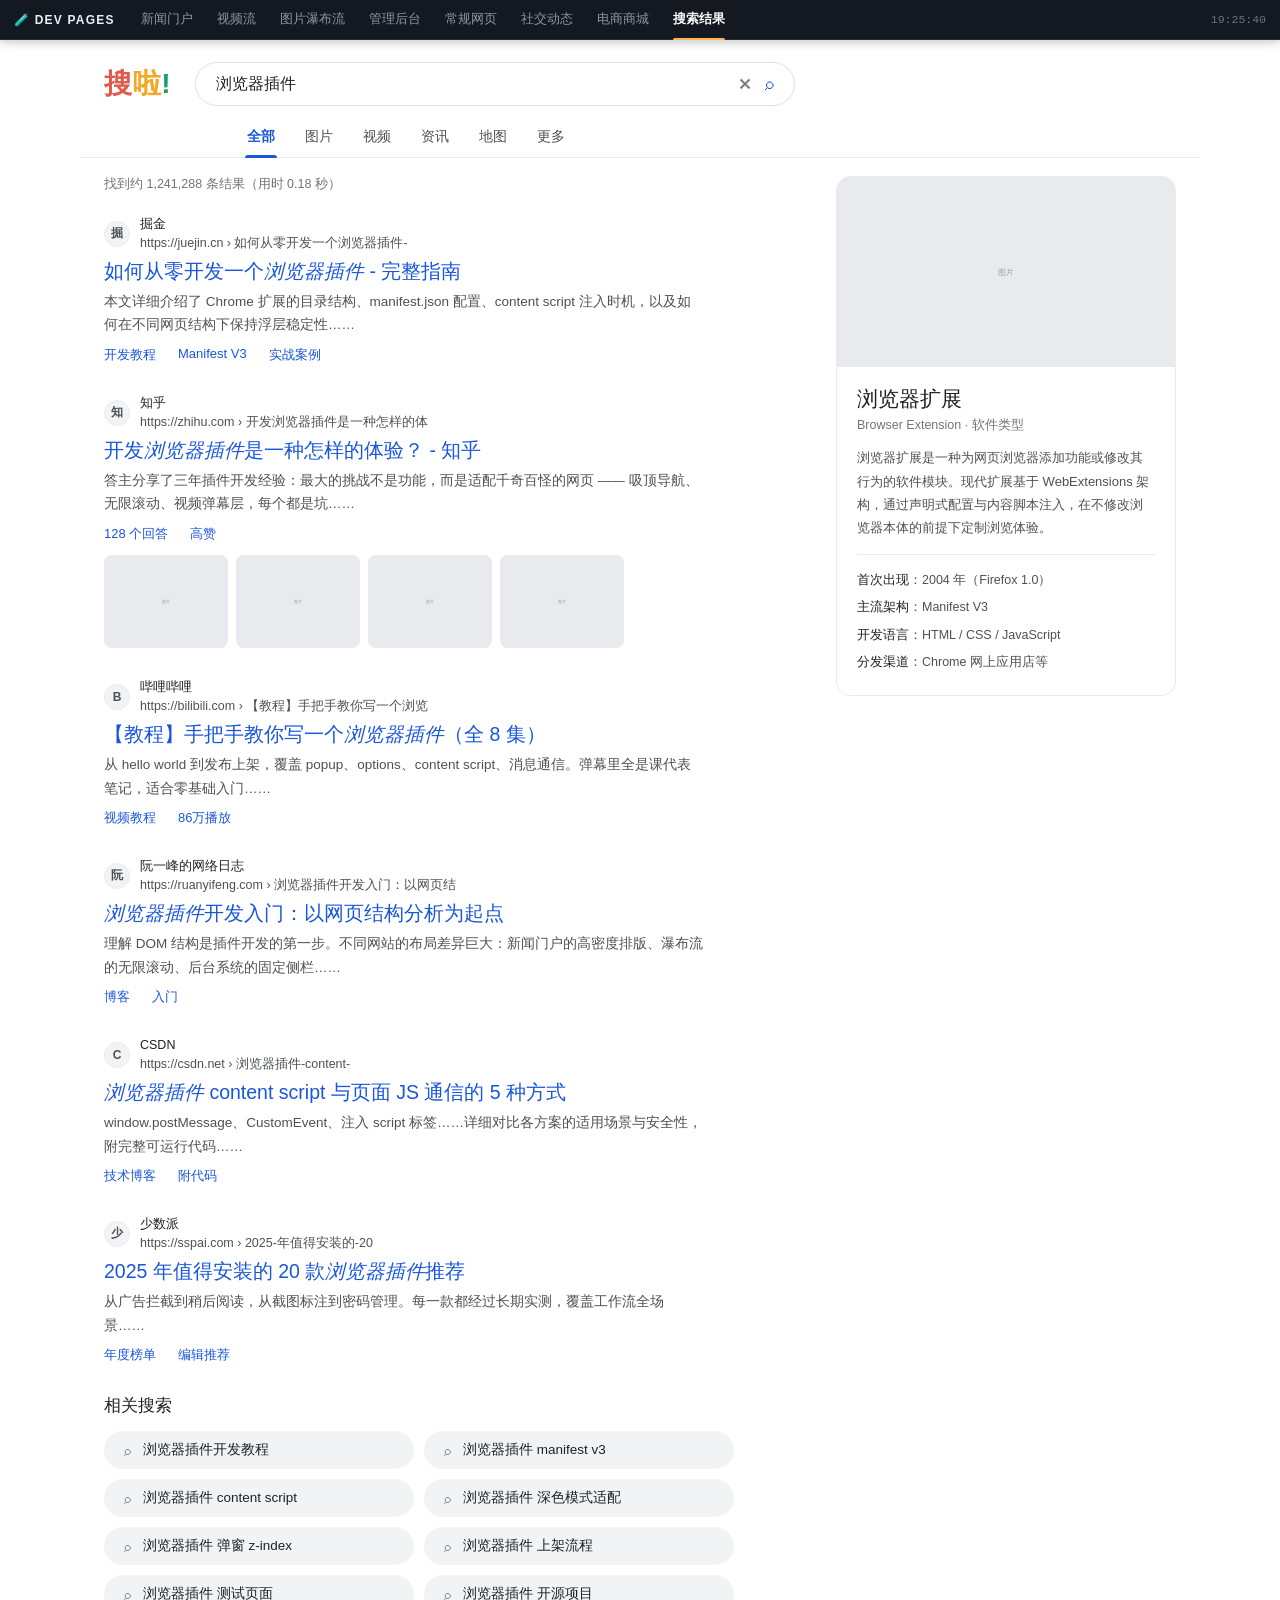
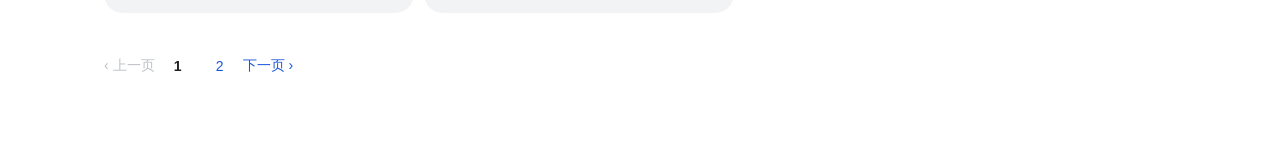
<file: pages/search.html>
<!DOCTYPE html>
<html lang="zh-CN">
<head>
<meta charset="UTF-8">
<meta name="viewport" content="width=device-width, initial-scale=1.0">
<link rel="icon" href="../favicon.ico" type="image/x-icon">
<link rel="stylesheet" href="../assets/site-nav.css">
<title>搜啦 - 搜索结果测试场景</title>
<style>
:root{
  --bg:#fff; --ink:#202124; --sub:#4d5156; --faint:#70757a;
  --blue:#1a56db; --visited:#6b21a8; --line:#ebebeb; --hl-bg:#fef3d9;
}
*{margin:0;padding:0;box-sizing:border-box}
body{background:var(--bg);color:var(--ink);font-family:arial,'PingFang SC','Hiragino Sans GB','Microsoft YaHei',sans-serif;font-size:14px;-webkit-font-smoothing:antialiased}
a{color:var(--blue);text-decoration:none}
a:visited{color:var(--visited)}
a:hover{text-decoration:underline}
/* ---------- 头部 ---------- */
.head{padding:22px 0 0}
.head-in{max-width:1120px;margin:0 auto;padding:0 24px;display:flex;align-items:center;gap:24px}
.logo{font-size:28px;font-weight:800;letter-spacing:.02em;cursor:pointer;user-select:none}
.logo b:nth-child(1){color:#e05a4e}.logo b:nth-child(2){color:#f5a623}.logo b:nth-child(3){color:#1a9e6c}.logo b:nth-child(4){color:#1a56db}
.sbox{flex:1;max-width:600px;position:relative}
.sbox .box{display:flex;align-items:center;gap:12px;border:1px solid #dfe1e5;border-radius:999px;padding:11px 20px;transition:box-shadow .2s}
.sbox .box:focus-within,.sbox .box:hover{box-shadow:0 2px 10px rgba(32,33,36,.18)}
.sbox input{flex:1;border:none;outline:none;font-size:15.5px;color:var(--ink)}
.sbox .clr{background:none;border:none;color:var(--faint);font-size:15px;cursor:pointer;display:none}
.sbox .go{background:none;border:none;font-size:17px;cursor:pointer;color:var(--blue)}
/* 联想 */
.suggest{position:absolute;top:calc(100% - 8px);left:0;right:0;background:#fff;border:1px solid #dfe1e5;border-top:none;border-radius:0 0 22px 22px;box-shadow:0 6px 18px rgba(32,33,36,.16);display:none;overflow:hidden;z-index:50}
.suggest.open{display:block}
.suggest div{padding:9px 22px;font-size:15px;cursor:pointer;display:flex;gap:12px;align-items:center}
.suggest div:hover,.suggest div.sel{background:#f1f3f4}
.suggest div::before{content:"⌕";color:var(--faint)}
/* 标签页 */
.tabs{max-width:1120px;margin:14px auto 0;padding:0 24px 0 165px;display:flex;gap:26px;border-bottom:1px solid var(--line);font-size:13.5px;color:var(--sub)}
.tabs a{color:var(--sub);padding:8px 2px 11px;position:relative}
.tabs a:hover{color:var(--blue);text-decoration:none}
.tabs a.on{color:var(--blue);font-weight:600}
.tabs a.on::after{content:"";position:absolute;left:0;right:0;bottom:-1px;height:3px;background:var(--blue);border-radius:3px 3px 0 0}
/* ---------- 结果 ---------- */
.body{max-width:1120px;margin:0 auto;padding:18px 24px 60px;display:grid;grid-template-columns:1fr 340px;gap:56px}
.stats-line{color:var(--faint);font-size:12.5px;margin-bottom:22px}
.result{max-width:630px;margin-bottom:30px;animation:rise .35s ease both}
@keyframes rise{from{opacity:0;transform:translateY(8px)}}
.r-site{display:flex;align-items:center;gap:10px;margin-bottom:5px}
.r-site .fav{width:26px;height:26px;border-radius:50%;background:#f1f3f4;display:grid;place-items:center;font-size:12px;font-weight:700;color:var(--sub);border:1px solid var(--line);flex-shrink:0}
.r-site .bc{font-size:12.5px;color:var(--sub);line-height:1.5}
.r-site .bc b{color:var(--ink);font-weight:500;display:block}
.result h3{font-size:19.5px;font-weight:400;line-height:1.4;margin-bottom:5px}
.result h3 a{color:var(--blue)}
.result .snip{color:var(--sub);font-size:13.5px;line-height:1.75;max-width:600px}
.result .snip em{font-style:normal;background:var(--hl-bg);font-weight:600;color:var(--ink);padding:0 2px;border-radius:2px}
.result .extra{display:flex;gap:22px;margin-top:9px;font-size:13px}
.result .extra a{color:var(--blue)}
.r-imgs{display:grid;grid-template-columns:repeat(4,1fr);gap:8px;margin-top:12px;max-width:520px}
.r-imgs img{width:100%;aspect-ratio:4/3;object-fit:cover;border-radius:8px;background:#f1f3f4;transition:transform .2s;cursor:pointer}
.r-imgs img:hover{transform:scale(1.04)}
/* 相关搜索 */
.related{margin:14px 0 34px;max-width:630px}
.related h4{font-size:17px;font-weight:500;margin-bottom:14px}
.rel-grid{display:grid;grid-template-columns:1fr 1fr;gap:10px}
.rel-grid span{display:flex;align-items:center;gap:12px;background:#f1f3f4;border-radius:999px;padding:10px 20px;font-size:13.5px;color:var(--ink);cursor:pointer;transition:background .15s}
.rel-grid span:hover{background:#e4e7ea}
.rel-grid span::before{content:"⌕";color:var(--faint)}
/* 分页 */
.pager{display:flex;align-items:center;gap:4px;max-width:630px;font-size:14px}
.pager button{min-width:38px;height:38px;border:none;background:none;color:var(--blue);font-size:14px;cursor:pointer;border-radius:8px;transition:background .15s}
.pager button:hover{background:#f1f3f4}
.pager button.on{color:var(--ink);font-weight:700;cursor:default;background:none}
.pager button:disabled{color:#bdc1c6;cursor:default;background:none}
/* 知识面板 */
.kp{border:1px solid var(--line);border-radius:14px;overflow:hidden;align-self:start;position:sticky;top:60px}
.kp img{width:100%;aspect-ratio:16/9;object-fit:cover;display:block;background:#f1f3f4}
.kp-body{padding:18px 20px}
.kp h3{font-size:21px;font-weight:500;margin-bottom:4px}
.kp .sub{font-size:12.5px;color:var(--faint);margin-bottom:12px}
.kp p{font-size:13px;color:var(--sub);line-height:1.8}
.kp .attrs{margin-top:14px;border-top:1px solid var(--line);padding-top:12px;font-size:12.5px;line-height:2.2;color:var(--sub)}
.kp .attrs b{color:var(--ink);font-weight:500}
@media (max-width:920px){.body{grid-template-columns:1fr}.kp{display:none}.tabs{padding-left:24px}}
</style>
</head>
<body>
<nav id="site-nav">
  <a class="sn-brand" href="../index.html">🧪 DEV PAGES</a>
  <div class="sn-items">
    <a class="sn-item" href="../index.html">新闻门户</a>
    <a class="sn-item" href="video.html">视频流</a>
    <a class="sn-item" href="gallery.html">图片瀑布流</a>
    <a class="sn-item" href="admin.html">管理后台</a>
    <a class="sn-item" href="article.html">常规网页</a>
    <a class="sn-item" href="social.html">社交动态</a>
    <a class="sn-item" href="shop.html">电商商城</a>
    <a class="sn-item on" href="search.html">搜索结果</a>
  </div>
  <span class="sn-clock" id="sn-clock">--:--:--</span>
</nav>
<script src="../assets/site-nav.js"></script>

<header class="head">
  <div class="head-in">
    <div class="logo" onclick="location.href='../index.html'"><b>搜</b><b>啦</b><b>!</b></div>
    <div class="sbox">
      <div class="box">
        <input id="q" autocomplete="off" spellcheck="false">
        <button class="clr" id="clr">✕</button>
        <button class="go" id="go">⌕</button>
      </div>
      <div class="suggest" id="suggest"></div>
    </div>
  </div>
  <nav class="tabs" id="tabs">
    <a class="on">全部</a><a>图片</a><a>视频</a><a>资讯</a><a>地图</a><a>更多</a>
  </nav>
</header>

<div class="body">
  <main>
    <p class="stats-line" id="statsLine"></p>
    <div id="results"></div>
    <div class="related">
      <h4>相关搜索</h4>
      <div class="rel-grid" id="related"></div>
    </div>
    <div class="pager" id="pager"></div>
  </main>
  <aside class="kp" id="kp"></aside>
</div>

<script>
/* ================= 数据 ================= */
const DB = [
  {site:'juejin.cn', name:'掘金', fav:'掘', t:'如何从零开发一个浏览器插件 - 完整指南', s:'本文详细介绍了 Chrome 扩展的目录结构、manifest.json 配置、content script 注入时机，以及如何在不同网页结构下保持浮层稳定性……', extra:['开发教程','Manifest V3','实战案例']},
  {site:'developer.chrome.com', name:'Chrome Developers', fav:'C', t:'Chrome Extensions 官方文档', s:'Build extensions to customize the browsing experience. 官方文档涵盖 extension 架构、权限声明、storage API 与消息通信……', extra:['英文文档','API 参考']},
  {site:'zhihu.com', name:'知乎', fav:'知', t:'开发浏览器插件是一种怎样的体验？ - 知乎', s:'答主分享了三年插件开发经验：最大的挑战不是功能，而是适配千奇百怪的网页 —— 吸顶导航、无限滚动、视频弹幕层，每个都是坑……', extra:['128 个回答','高赞']},
  {site:'mdn.mozilla.org', name:'MDN Web Docs', fav:'M', t:'Browser Extension - MDN', s:'Extensions can modify web pages, add features, and change browser behavior. 学习 WebExtension API 的最佳起点，含大量示例代码……', extra:['英文文档','Firefox 兼容']},
  {site:'github.com', name:'GitHub', fav:'G', t:'awesome-browser-extensions: 优秀开源插件合集', s:'A curated list of awesome browser extensions. 收录 400+ 开源项目，按广告拦截、效率工具、开发者工具分类，适合学习参考……', extra:['4.2k stars','开源']},
  {site:'segmentfault.com', name:'思否', fav:'思', t:'Manifest V3 迁移踩坑记录：Service Worker 替代 Background', s:'MV3 之后 background page 被 service worker 取代，生命周期管理成为最大痛点。本文记录了 6 个真实迁移案例与解决方案……', extra:['技术专栏','2025 更新']},
  {site:'bilibili.com', name:'哔哩哔哩', fav:'B', t:'【教程】手把手教你写一个浏览器插件（全 8 集）', s:'从 hello world 到发布上架，覆盖 popup、options、content script、消息通信。弹幕里全是课代表笔记，适合零基础入门……', extra:['视频教程','86万播放']},
  {site:'ruanyifeng.com', name:'阮一峰的网络日志', fav:'阮', t:'浏览器插件开发入门：以网页结构分析为起点', s:'理解 DOM 结构是插件开发的第一步。不同网站的布局差异巨大：新闻门户的高密度排版、瀑布流的无限滚动、后台系统的固定侧栏……', extra:['博客','入门']},
  {site:'v2ex.com', name:'V2EX', fav:'V', t:'分享一个自用的网页测试工具站，模拟各种页面结构', s:'楼主自建了一组静态页面：新闻页、图片流、视频站、管理后台……专门用来验证插件在各种网页上的表现，开源免费……', extra:['开源项目','热议']},
  {site:'web.dev', name:'web.dev', fav:'W', t:'构建高质量浏览器扩展的最佳实践', s:'性能、无障碍、隐私 —— 高质量扩展的三大支柱。文章还讨论了深色模式适配与 z-index 冲突的处理策略……', extra:['最佳实践','英文']},
  {site:'csdn.net', name:'CSDN', fav:'C', t:'浏览器插件 content script 与页面 JS 通信的 5 种方式', s:'window.postMessage、CustomEvent、注入 script 标签……详细对比各方案的适用场景与安全性，附完整可运行代码……', extra:['技术博客','附代码']},
  {site:'sspai.com', name:'少数派', fav:'少', t:'2025 年值得安装的 20 款浏览器插件推荐', s:'从广告拦截到稍后阅读，从截图标注到密码管理。每一款都经过长期实测，覆盖工作流全场景……', extra:['年度榜单','编辑推荐']},
];
const SUGGESTS = ['浏览器插件开发教程','浏览器插件 manifest v3','浏览器插件 content script','浏览器插件 深色模式适配','浏览器插件 弹窗 z-index','浏览器插件 上架流程','浏览器插件 测试页面','浏览器插件 开源项目'];
const KP = {
  img:'https://picsum.photos/seed/kpserp/680/383',
  title:'浏览器扩展', sub:'Browser Extension · 软件类型',
  desc:'浏览器扩展是一种为网页浏览器添加功能或修改其行为的软件模块。现代扩展基于 WebExtensions 架构，通过声明式配置与内容脚本注入，在不修改浏览器本体的前提下定制浏览体验。',
  attrs:[['首次出现','2004 年（Firefox 1.0）'],['主流架构','Manifest V3'],['开发语言','HTML / CSS / JavaScript'],['分发渠道','Chrome 网上应用店等']]
};

/* ================= 状态 ================= */
const $ = s => document.querySelector(s);
let query = new URLSearchParams(location.search).get('q') || '浏览器插件';
let page = 1;
const PAGE_SIZE = 6;

/* ================= 渲染 ================= */
function hl(text, q){
  const safe = text.replace(/</g,'&lt;');
  if (!q) return safe;
  const terms = q.split(/\s+/).filter(Boolean).map(t => t.replace(/[.*+?^${}()|[\]\\]/g,'\\$&'));
  if (!terms.length) return safe;
  return safe.replace(new RegExp('(' + terms.join('|') + ')','gi'), '<em>$1</em>');
}
function imgFB(img, seed){
  img.onerror = () => { img.onerror = null;
    img.src = 'data:image/svg+xml,' + encodeURIComponent(`<svg xmlns="http://www.w3.org/2000/svg" width="680" height="383"><rect width="680" height="383" fill="#e8eaed"/><text x="340" y="198" fill="#9aa0a6" font-size="16" text-anchor="middle" font-family="sans-serif">图片</text></svg>`);
  };
}
function render(){
  const q = query.trim();
  document.title = q + ' - 搜啦搜索';
  $('#q').value = query;
  $('#clr').style.display = query ? 'block' : 'none';

  /* 排序：标题/摘要命中关键词的排前面 */
  let list = DB.map((r, i) => ({...r, i}));
  if (q){
    const terms = q.toLowerCase().split(/\s+/).filter(Boolean);
    list.sort((a, b) => {
      const score = r => terms.reduce((s,t) => s + (r.t.toLowerCase().includes(t) ? 2 : 0) + (r.s.toLowerCase().includes(t) ? 1 : 0), 0);
      return score(b) - score(a) || a.i - b.i;
    });
  }
  const total = list.length;
  const pages = Math.max(1, Math.ceil(total / PAGE_SIZE));
  page = Math.min(page, pages);
  const rows = list.slice((page-1)*PAGE_SIZE, page*PAGE_SIZE);

  $('#statsLine').textContent =
    `找到约 ${(total * 103417 + 284).toLocaleString()} 条结果（用时 ${(Math.random()*0.4+0.15).toFixed(2)} 秒）`;

  $('#results').innerHTML = rows.map((r, idx) => `
    <div class="result" style="animation-delay:${idx*45}ms">
      <div class="r-site">
        <span class="fav">${r.fav}</span>
        <span class="bc"><b>${r.name}</b>https://${r.site} › ${r.t.slice(0,14).toLowerCase().replace(/\s/g,'-')}</span>
      </div>
      <h3><a href="#" onclick="return false">${hl(r.t, q)}</a></h3>
      <p class="snip">${hl(r.s, q)}</p>
      <div class="extra">${r.extra.map(x => `<a href="#" onclick="return false">${x}</a>`).join('')}</div>
      ${idx === 1 ? `<div class="r-imgs">${[1,2,3,4].map(n => `<img src="https://picsum.photos/seed/serp${n}/240/180" alt="" loading="lazy">`).join('')}</div>` : ''}
    </div>`).join('');
  $('#results').querySelectorAll('.r-imgs img').forEach((img, i) => imgFB(img, 'serp' + (i+1)));

  /* 分页 */
  let ph = `<button ${page===1?'disabled':''} data-p="${page-1}">‹ 上一页</button>`;
  for (let i = 1; i <= pages; i++) ph += `<button class="${i===page?'on':''}" data-p="${i}">${i}</button>`;
  ph += `<button ${page===pages?'disabled':''} data-p="${page+1}">下一页 ›</button>`;
  $('#pager').innerHTML = ph;

  /* 相关搜索 */
  $('#related').innerHTML = SUGGESTS.filter(s => s !== q).slice(0, 8)
    .map(s => `<span data-q="${s}">${s}</span>`).join('');

  /* 知识面板 */
  $('#kp').innerHTML = `
    <img src="${KP.img}" alt="">
    <div class="kp-body">
      <h3>${KP.title}</h3><div class="sub">${KP.sub}</div>
      <p>${KP.desc}</p>
      <div class="attrs">${KP.attrs.map(([k,v]) => `<div><b>${k}</b>：${v}</div>`).join('')}</div>
    </div>`;
  imgFB($('#kp img'), 'kp');

  history.replaceState(null, '', '?q=' + encodeURIComponent(query));
}

/* ================= 交互 ================= */
$('#pager').addEventListener('click', e => {
  const b = e.target.closest('button[data-p]'); if (!b || b.disabled) return;
  page = +b.dataset.p; render();
  scrollTo({top:0, behavior:'smooth'});
});
$('#related').addEventListener('click', e => {
  const s = e.target.closest('span[data-q]'); if (!s) return;
  query = s.dataset.q; page = 1; render();
});
function doSearch(){
  query = $('#q').value; page = 1;
  closeSug(); render();
}
$('#go').addEventListener('click', doSearch);
$('#q').addEventListener('keydown', e => { if (e.key === 'Enter') doSearch(); });
$('#clr').addEventListener('click', () => { $('#q').value = ''; query = ''; page = 1; closeSug(); render(); $('#q').focus(); });

/* 联想下拉 */
const sug = $('#suggest');
let selIdx = -1;
function closeSug(){ sug.classList.remove('open'); selIdx = -1; }
$('#q').addEventListener('input', () => {
  const v = $('#q').value.trim().toLowerCase();
  $('#clr').style.display = $('#q').value ? 'block' : 'none';
  const hits = v ? SUGGESTS.filter(s => s.toLowerCase().includes(v) && s !== v).slice(0, 7) : [];
  if (!hits.length){ closeSug(); return; }
  sug.innerHTML = hits.map(h => `<div data-q="${h}">${h}</div>`).join('');
  sug.classList.add('open');
});
sug.addEventListener('mousedown', e => {
  const d = e.target.closest('div[data-q]'); if (!d) return;
  $('#q').value = d.dataset.q; doSearch();
});
$('#q').addEventListener('keydown', e => {
  const items = [...sug.querySelectorAll('div')];
  if (!sug.classList.contains('open') || !items.length) return;
  if (e.key === 'ArrowDown'){ e.preventDefault(); selIdx = (selIdx + 1) % items.length; }
  else if (e.key === 'ArrowUp'){ e.preventDefault(); selIdx = (selIdx - 1 + items.length) % items.length; }
  else return;
  items.forEach((it, i) => it.classList.toggle('sel', i === selIdx));
  if (selIdx >= 0) $('#q').value = items[selIdx].dataset.q;
});
$('#q').addEventListener('blur', () => setTimeout(closeSug, 150));

/* 标签页（视觉态 + 提示） */
$('#tabs').addEventListener('click', e => {
  const a = e.target.closest('a'); if (!a) return;
  $('#tabs').querySelectorAll('a').forEach(x => x.classList.remove('on'));
  a.classList.add('on');
});

render();
</script>
</body>
</html>
</file>
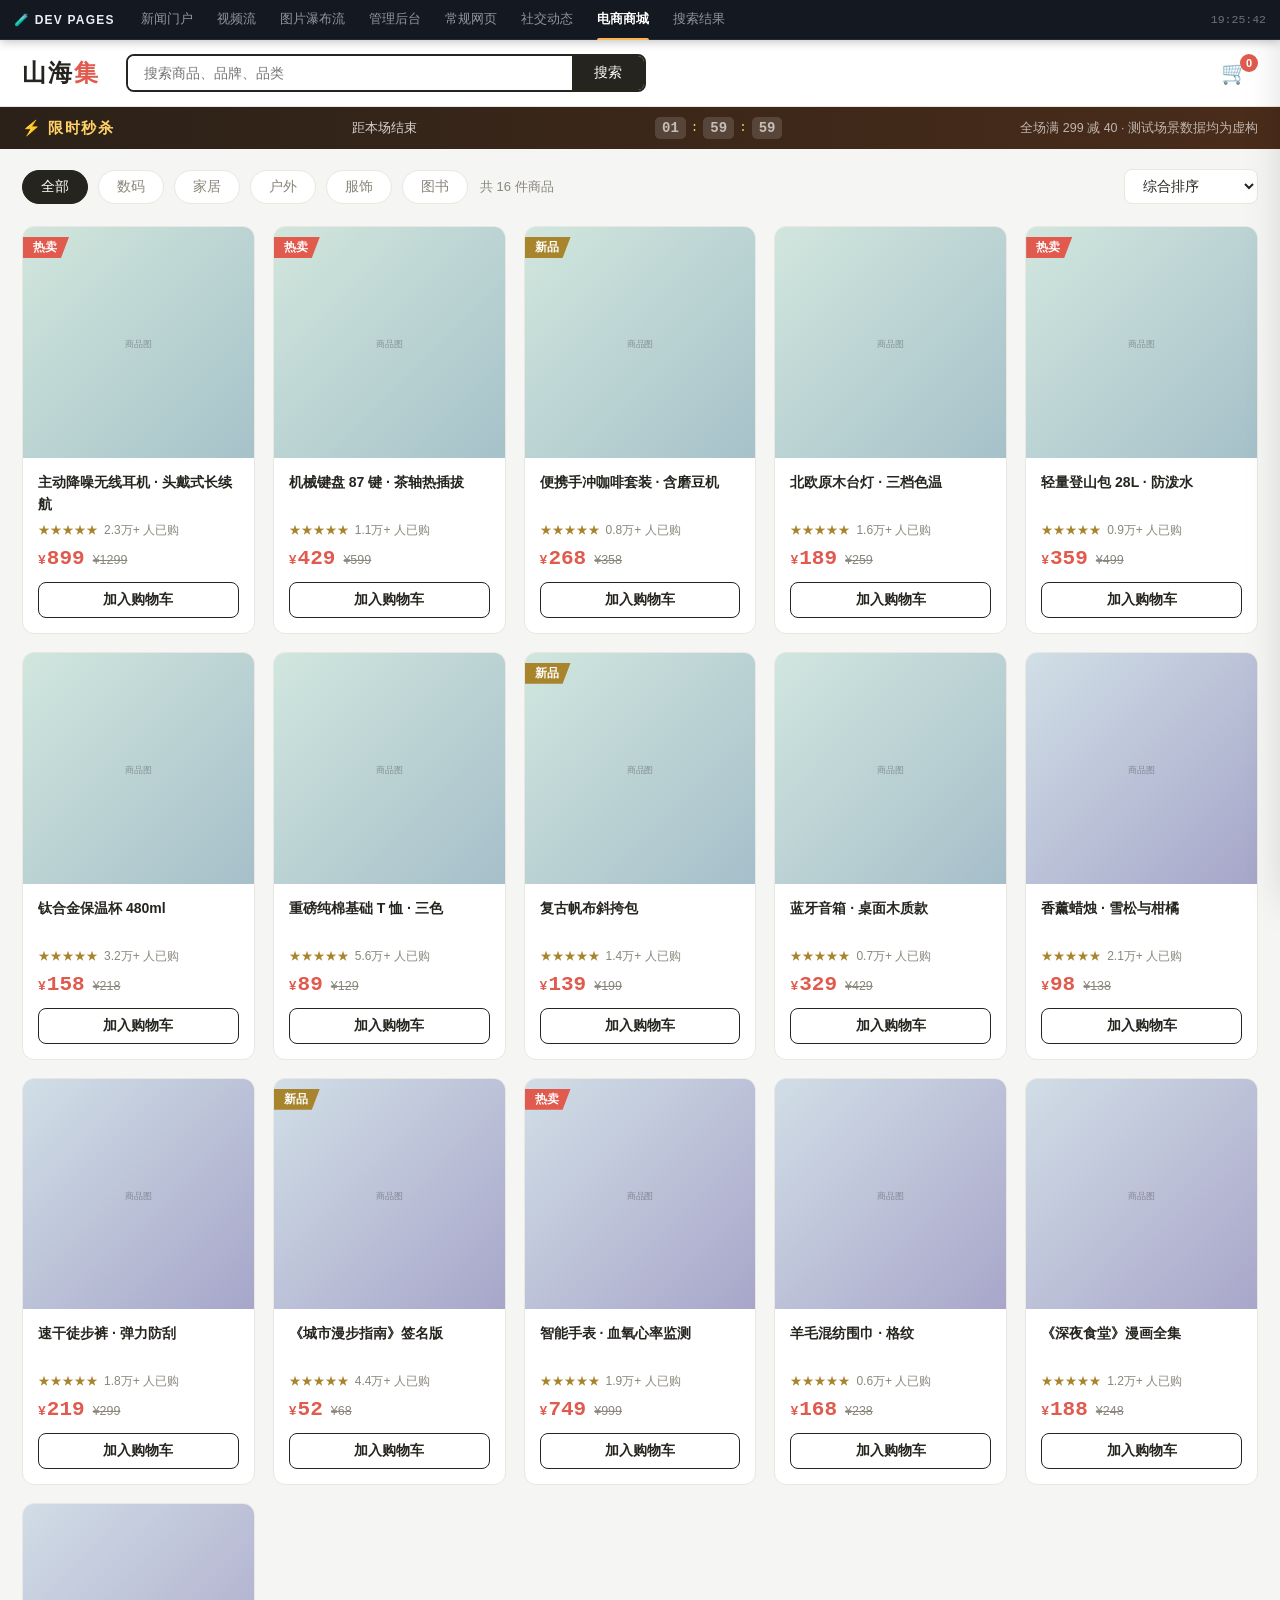
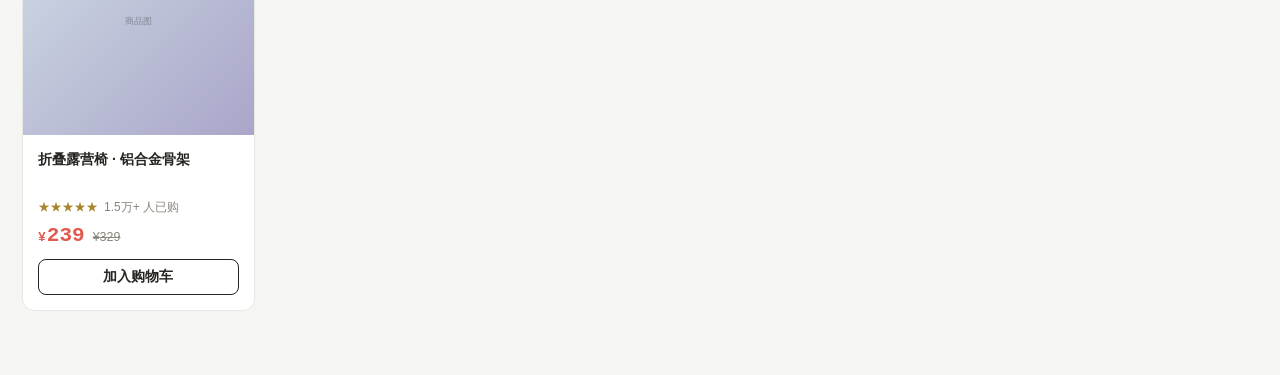
<file: pages/shop.html>
<!DOCTYPE html>
<html lang="zh-CN">
<head>
<meta charset="UTF-8">
<meta name="viewport" content="width=device-width, initial-scale=1.0">
<link rel="icon" href="../favicon.ico" type="image/x-icon">
<link rel="stylesheet" href="../assets/site-nav.css">
<title>山海集 - 电商商城测试场景</title>
<style>
:root{
  --bg:#f5f5f3; --panel:#fff; --line:#e8e7e2; --txt:#26241f; --sub:#8a867c;
  --red:#e05a4e; --gold:#a8842c;
}
*{margin:0;padding:0;box-sizing:border-box}
body{background:var(--bg);color:var(--txt);font-family:'PingFang SC','Hiragino Sans GB','Microsoft YaHei',sans-serif;-webkit-font-smoothing:antialiased}
/* ---------- 顶栏 ---------- */
.top{background:var(--panel);border-bottom:1px solid var(--line);position:sticky;top:40px;z-index:100;transition:box-shadow .25s}
.top.scrolled{box-shadow:0 6px 22px rgba(50,45,35,.1)}
.top-in{max-width:1280px;margin:0 auto;padding:14px 22px;display:flex;align-items:center;gap:26px}
.logo{font-size:24px;font-weight:800;letter-spacing:.08em;white-space:nowrap}
.logo b{color:var(--red)}
.search{flex:1;max-width:520px;display:flex;border:2px solid var(--txt);border-radius:8px;overflow:hidden;background:#fff}
.search input{flex:1;border:none;outline:none;padding:9px 16px;font-size:14px}
.search button{background:var(--txt);color:#fff;border:none;padding:0 22px;font-size:14px;cursor:pointer;transition:.2s}
.search button:hover{background:var(--red)}
.cart-btn{position:relative;margin-left:auto;background:none;border:none;font-size:22px;cursor:pointer;padding:6px 10px;transition:transform .2s}
.cart-btn:hover{transform:scale(1.12)}
.cart-btn .badge{position:absolute;top:0;right:0;background:var(--red);color:#fff;font-size:11px;font-weight:700;min-width:18px;height:18px;border-radius:999px;display:grid;place-items:center;padding:0 4px;transition:transform .25s}
.cart-btn .badge.bump{animation:bump .4s cubic-bezier(.2,1.8,.4,1)}
@keyframes bump{40%{transform:scale(1.5)}}
/* ---------- 秒杀条 ---------- */
.flash{background:linear-gradient(90deg,#2b2118,#4a2c1a);color:#fff}
.flash-in{max-width:1280px;margin:0 auto;padding:10px 22px;display:flex;align-items:center;gap:18px;font-size:13.5px;flex-wrap:wrap}
.flash b{color:#ffd166;font-size:15px;letter-spacing:.1em}
.countdown{display:flex;align-items:center;gap:5px;font-family:ui-monospace,monospace}
.countdown i{font-style:normal;background:rgba(255,255,255,.14);border-radius:5px;padding:3px 7px;font-size:14px;font-weight:700;min-width:30px;text-align:center}
.countdown em{font-style:normal;color:#ffd166}
.flash span{margin-left:auto;color:rgba(255,255,255,.65);font-size:12.5px}
/* ---------- 工具栏 ---------- */
.toolbar{max-width:1280px;margin:0 auto;padding:20px 22px 6px;display:flex;align-items:center;gap:12px;flex-wrap:wrap}
.chip{border:1px solid var(--line);background:var(--panel);border-radius:999px;padding:7px 18px;font-size:13.5px;color:var(--sub);cursor:pointer;transition:.2s}
.chip:hover{border-color:var(--txt);color:var(--txt)}
.chip.on{background:var(--txt);color:#fff;border-color:var(--txt)}
.toolbar select{margin-left:auto;border:1px solid var(--line);background:var(--panel);border-radius:8px;padding:8px 14px;font-size:13.5px;color:var(--txt);outline:none;cursor:pointer}
.toolbar .count{font-size:13px;color:var(--sub)}
/* ---------- 商品网格 ---------- */
.grid{max-width:1280px;margin:0 auto;padding:16px 22px 60px;display:grid;grid-template-columns:repeat(auto-fill,minmax(228px,1fr));gap:18px}
.goods{background:var(--panel);border-radius:12px;overflow:hidden;border:1px solid var(--line);transition:transform .25s,box-shadow .25s;position:relative;opacity:0;transform:translateY(14px)}
.goods.show{opacity:1;transform:none;transition:opacity .45s,transform .45s,box-shadow .25s}
.goods:hover{transform:translateY(-5px);box-shadow:0 16px 34px -16px rgba(50,45,35,.3)}
.g-ph{position:relative;aspect-ratio:1;background:#eceae4;overflow:hidden}
.g-ph img{width:100%;height:100%;object-fit:cover;transition:transform .45s}
.goods:hover .g-ph img{transform:scale(1.06)}
.g-tag{position:absolute;top:10px;left:0;background:var(--red);color:#fff;font-size:11.5px;font-weight:700;padding:3px 12px 3px 10px;clip-path:polygon(0 0,100% 0,calc(100% - 8px) 100%,0 100%)}
.g-tag.new{background:var(--gold)}
.g-body{padding:13px 15px 15px}
.g-body h4{font-size:14px;font-weight:600;line-height:1.6;height:44px;display:-webkit-box;-webkit-line-clamp:2;-webkit-box-orient:vertical;overflow:hidden}
.g-rate{font-size:12px;color:var(--gold);margin:7px 0 8px}
.g-rate span{color:var(--sub);margin-left:6px}
.g-price{display:flex;align-items:baseline;gap:8px}
.g-price b{color:var(--red);font-size:21px;font-weight:800;font-family:ui-monospace,monospace}
.g-price b::before{content:"¥";font-size:13px;margin-right:1px}
.g-price s{color:var(--sub);font-size:12.5px}
.g-add{width:100%;margin-top:12px;border:1.5px solid var(--txt);background:var(--panel);color:var(--txt);border-radius:8px;padding:8px;font-size:13.5px;font-weight:600;cursor:pointer;transition:.2s}
.g-add:hover{background:var(--txt);color:#fff}
.g-add:active{transform:scale(.96)}
.g-add.added{background:var(--red);border-color:var(--red);color:#fff}
/* ---------- 购物车抽屉 ---------- */
.drawer-mask{position:fixed;inset:0;background:rgba(30,27,22,.45);z-index:400;opacity:0;pointer-events:none;transition:opacity .3s}
.drawer-mask.open{opacity:1;pointer-events:auto}
.drawer{position:fixed;top:0;right:0;bottom:0;width:400px;max-width:92vw;background:var(--panel);z-index:410;transform:translateX(105%);transition:transform .35s cubic-bezier(.2,.9,.25,1);display:flex;flex-direction:column;box-shadow:-12px 0 40px rgba(0,0,0,.18)}
.drawer.open{transform:none}
.d-head{display:flex;align-items:center;justify-content:space-between;padding:18px 22px;border-bottom:1px solid var(--line)}
.d-head h3{font-size:17px;font-weight:800}
.d-head button{background:none;border:none;font-size:18px;cursor:pointer;color:var(--sub);transition:.2s}
.d-head button:hover{color:var(--txt);transform:rotate(90deg)}
.d-list{flex:1;overflow-y:auto;padding:10px 22px}
.d-item{display:flex;gap:13px;padding:14px 0;border-bottom:1px dashed var(--line);animation:slidein .3s ease}
@keyframes slidein{from{opacity:0;transform:translateX(20px)}}
.d-item img{width:66px;height:66px;border-radius:9px;object-fit:cover;background:#eceae4;flex-shrink:0}
.d-item .d-info{flex:1;min-width:0}
.d-item h5{font-size:13px;font-weight:600;line-height:1.5;white-space:nowrap;overflow:hidden;text-overflow:ellipsis}
.d-item .d-price{color:var(--red);font-weight:800;font-family:ui-monospace,monospace;margin:5px 0}
.qty{display:inline-flex;align-items:center;border:1px solid var(--line);border-radius:7px;overflow:hidden}
.qty button{width:26px;height:24px;border:none;background:var(--bg);cursor:pointer;font-size:13px;color:var(--sub);transition:.15s}
.qty button:hover{color:var(--txt)}
.qty span{width:34px;text-align:center;font-size:13px;font-family:ui-monospace,monospace}
.d-item .d-del{background:none;border:none;color:var(--sub);cursor:pointer;font-size:15px;align-self:flex-start;transition:.15s}
.d-item .d-del:hover{color:var(--red)}
.d-empty{text-align:center;color:var(--sub);padding:70px 0;font-size:14px;line-height:2.4}
.d-empty i{font-style:normal;font-size:44px;display:block;opacity:.5}
.d-foot{border-top:1px solid var(--line);padding:18px 22px}
.d-total{display:flex;justify-content:space-between;align-items:baseline;margin-bottom:14px}
.d-total b{color:var(--red);font-size:24px;font-weight:800;font-family:ui-monospace,monospace}
.d-total b::before{content:"¥";font-size:14px}
.checkout{width:100%;background:var(--red);color:#fff;border:none;border-radius:9px;padding:13px;font-size:15px;font-weight:700;cursor:pointer;transition:.2s}
.checkout:hover{filter:brightness(1.08)}
.checkout:active{transform:scale(.97)}
/* ---------- 其他 ---------- */
.toast{position:fixed;top:76px;left:50%;transform:translate(-50%,-70px);z-index:500;background:#26241f;color:#fff;font-size:13.5px;padding:11px 26px;border-radius:999px;transition:transform .35s cubic-bezier(.2,.9,.3,1.2);pointer-events:none}
.toast.show{transform:translate(-50%,0)}
</style>
</head>
<body>
<nav id="site-nav">
  <a class="sn-brand" href="../index.html">🧪 DEV PAGES</a>
  <div class="sn-items">
    <a class="sn-item" href="../index.html">新闻门户</a>
    <a class="sn-item" href="video.html">视频流</a>
    <a class="sn-item" href="gallery.html">图片瀑布流</a>
    <a class="sn-item" href="admin.html">管理后台</a>
    <a class="sn-item" href="article.html">常规网页</a>
    <a class="sn-item" href="social.html">社交动态</a>
    <a class="sn-item on" href="shop.html">电商商城</a>
    <a class="sn-item" href="search.html">搜索结果</a>
  </div>
  <span class="sn-clock" id="sn-clock">--:--:--</span>
</nav>
<script src="../assets/site-nav.js"></script>

<header class="top" id="top">
  <div class="top-in">
    <div class="logo">山海<b>集</b></div>
    <div class="search"><input placeholder="搜索商品、品牌、品类"><button>搜索</button></div>
    <button class="cart-btn" id="cartBtn" title="购物车">🛒<span class="badge" id="cartBadge">0</span></button>
  </div>
</header>

<div class="flash"><div class="flash-in">
  <b>⚡ 限时秒杀</b>
  <span style="color:rgba(255,255,255,.8)">距本场结束</span>
  <span class="countdown"><i id="cdH">02</i><em>:</em><i id="cdM">00</i><em>:</em><i id="cdS">00</i></span>
  <span>全场满 299 减 40 · 测试场景数据均为虚构</span>
</div></div>

<div class="toolbar">
  <span id="chips" style="display:flex;gap:10px;flex-wrap:wrap"></span>
  <span class="count" id="count"></span>
  <select id="sortSel">
    <option value="default">综合排序</option>
    <option value="priceAsc">价格从低到高</option>
    <option value="priceDesc">价格从高到低</option>
    <option value="sold">销量优先</option>
  </select>
</div>

<div class="grid" id="grid"></div>

<div class="drawer-mask" id="mask"></div>
<aside class="drawer" id="drawer">
  <div class="d-head"><h3>购物车</h3><button id="dClose">✕</button></div>
  <div class="d-list" id="dList"></div>
  <div class="d-foot">
    <div class="d-total"><span style="color:var(--sub);font-size:13.5px">合计（不含运费）</span><b id="dTotal">0.00</b></div>
    <button class="checkout" id="checkout">去结算</button>
  </div>
</aside>

<div class="toast" id="toast"></div>
<script>
/* ================= 数据 ================= */
const CATS = ['全部','数码','家居','户外','服饰','图书'];
const GOODS = [
  ['主动降噪无线耳机 · 头戴式长续航','数码',899,1299,4.8,2.3,'热卖','g1'],
  ['机械键盘 87 键 · 茶轴热插拔','数码',429,599,4.7,1.1,'热卖','g2'],
  ['便携手冲咖啡套装 · 含磨豆机','家居',268,358,4.9,0.8,'新品','g3'],
  ['北欧原木台灯 · 三档色温','家居',189,259,4.6,1.6,'','g4'],
  ['轻量登山包 28L · 防泼水','户外',359,499,4.8,0.9,'热卖','g5'],
  ['钛合金保温杯 480ml','户外',158,218,4.7,3.2,'','g6'],
  ['重磅纯棉基础 T 恤 · 三色','服饰',89,129,4.5,5.6,'','g7'],
  ['复古帆布斜挎包','服饰',139,199,4.6,1.4,'新品','g8'],
  ['蓝牙音箱 · 桌面木质款','数码',329,429,4.7,0.7,'','g9'],
  ['香薰蜡烛 · 雪松与柑橘','家居',98,138,4.8,2.1,'','g10'],
  ['速干徒步裤 · 弹力防刮','户外',219,299,4.6,1.8,'','g11'],
  ['《城市漫步指南》签名版','图书',52,68,4.9,4.4,'新品','g12'],
  ['智能手表 · 血氧心率监测','数码',749,999,4.5,1.9,'热卖','g13'],
  ['羊毛混纺围巾 · 格纹','服饰',168,238,4.7,0.6,'','g14'],
  ['《深夜食堂》漫画全集','图书',188,248,4.9,1.2,'','g15'],
  ['折叠露营椅 · 铝合金骨架','户外',239,329,4.6,1.5,'','g16'],
];
let cat = '全部', sort = 'default';
const cart = new Map();

/* ================= 渲染 ================= */
const grid = document.getElementById('grid');
document.getElementById('chips').innerHTML = CATS.map(c =>
  `<button class="chip ${c===cat?'on':''}" data-c="${c}">${c}</button>`).join('');
document.getElementById('chips').addEventListener('click', e => {
  const b = e.target.closest('.chip'); if (!b) return;
  cat = b.dataset.c;
  document.querySelectorAll('.chip').forEach(x => x.classList.toggle('on', x === b));
  render();
});
document.getElementById('sortSel').addEventListener('change', e => { sort = e.target.value; render(); });

function imgFB(img, seed){
  img.onerror = () => { img.onerror = null;
    const h = [...seed].reduce((a,c)=>a+c.charCodeAt(0),0) % 360;
    img.src = 'data:image/svg+xml,' + encodeURIComponent(`<svg xmlns="http://www.w3.org/2000/svg" width="400" height="400"><defs><linearGradient id="g" x1="0" y1="0" x2="1" y2="1"><stop offset="0" stop-color="hsl(${h},30%,86%)"/><stop offset="1" stop-color="hsl(${(h+40)%360},25%,72%)"/></linearGradient></defs><rect width="400" height="400" fill="url(#g)"/><text x="200" y="208" fill="rgba(0,0,0,.3)" font-size="16" text-anchor="middle" font-family="sans-serif">商品图</text></svg>`);
  };
}
function stars(r){ return '★'.repeat(Math.round(r)) + '☆'.repeat(5 - Math.round(r)); }

function render(){
  let list = GOODS.filter(g => cat === '全部' || g[1] === cat);
  if (sort === 'priceAsc') list = [...list].sort((a,b) => a[2] - b[2]);
  if (sort === 'priceDesc') list = [...list].sort((a,b) => b[2] - a[2]);
  if (sort === 'sold') list = [...list].sort((a,b) => b[5] - a[5]);
  document.getElementById('count').textContent = `共 ${list.length} 件商品`;
  grid.innerHTML = list.map((g, i) => `
    <div class="goods" data-id="${g[7]}">
      <div class="g-ph">
        <img src="https://picsum.photos/seed/${g[7]}/440/440" alt="${g[0]}" loading="lazy">
        ${g[6] ? `<span class="g-tag ${g[6]==='新品'?'new':''}">${g[6]}</span>` : ''}
      </div>
      <div class="g-body">
        <h4>${g[0]}</h4>
        <div class="g-rate">${stars(g[4])}<span>${g[5]}万+ 人已购</span></div>
        <div class="g-price"><b>${g[2]}</b><s>¥${g[3]}</s></div>
        <button class="g-add" data-id="${g[7]}">加入购物车</button>
      </div>
    </div>`).join('');
  grid.querySelectorAll('img').forEach((img, i) => imgFB(img, list[i][7]));
  requestAnimationFrame(() => [...grid.children].forEach((el, i) =>
    setTimeout(() => el.classList.add('show'), 35 * (i % 8))));
}

/* ================= 购物车 ================= */
const badge = document.getElementById('cartBadge');
function addToCart(id){
  const g = GOODS.find(x => x[7] === id);
  const cur = cart.get(id) || {g, qty:0};
  cur.qty++; cart.set(id, cur);
  updateCart();
  badge.classList.remove('bump'); void badge.offsetWidth; badge.classList.add('bump');
  showToast(`已加入「${g[0].slice(0, 12)}…」`);
}
grid.addEventListener('click', e => {
  const b = e.target.closest('.g-add'); if (!b) return;
  addToCart(b.dataset.id);
  b.textContent = '已加入 ✓'; b.classList.add('added');
  setTimeout(() => { b.textContent = '加入购物车'; b.classList.remove('added'); }, 1100);
});
function updateCart(){
  const items = [...cart.values()];
  const totalQty = items.reduce((s,x) => s + x.qty, 0);
  badge.textContent = totalQty;
  const dList = document.getElementById('dList');
  if (!items.length){
    dList.innerHTML = `<div class="d-empty"><i>🛒</i>购物车还是空的<br>去挑点好东西吧</div>`;
  } else {
    dList.innerHTML = items.map(({g, qty}) => `
      <div class="d-item" data-id="${g[7]}">
        <img src="https://picsum.photos/seed/${g[7]}/132/132" alt="">
        <div class="d-info">
          <h5>${g[0]}</h5>
          <div class="d-price">¥${g[2]}</div>
          <span class="qty"><button data-a="dec">−</button><span>${qty}</span><button data-a="inc">＋</button></span>
        </div>
        <button class="d-del" data-a="del" title="移除">✕</button>
      </div>`).join('');
    dList.querySelectorAll('img').forEach(img => imgFB(img, img.src.match(/seed\/(\w+)/)?.[1] || 'x'));
  }
  document.getElementById('dTotal').textContent =
    items.reduce((s,x) => s + x.g[2] * x.qty, 0).toLocaleString('zh-CN',{minimumFractionDigits:2});
}
document.getElementById('dList').addEventListener('click', e => {
  const b = e.target.closest('button[data-a]'); if (!b) return;
  const id = b.closest('.d-item').dataset.id;
  const item = cart.get(id);
  if (b.dataset.a === 'inc') item.qty++;
  if (b.dataset.a === 'dec'){ item.qty--; if (item.qty <= 0) cart.delete(id); }
  if (b.dataset.a === 'del') cart.delete(id);
  updateCart();
});
/* 抽屉 */
const drawer = document.getElementById('drawer'), mask = document.getElementById('mask');
function openDrawer(){ drawer.classList.add('open'); mask.classList.add('open'); }
function closeDrawer(){ drawer.classList.remove('open'); mask.classList.remove('open'); }
document.getElementById('cartBtn').addEventListener('click', openDrawer);
document.getElementById('dClose').addEventListener('click', closeDrawer);
mask.addEventListener('click', closeDrawer);
addEventListener('keydown', e => { if (e.key === 'Escape') closeDrawer(); });
document.getElementById('checkout').addEventListener('click', () => {
  if (!cart.size){ showToast('购物车是空的'); return; }
  showToast('结算功能仅为演示 · 测试场景');
});

/* ================= 秒杀倒计时 ================= */
let remain = 2 * 3600 + 0 * 60;
setInterval(() => {
  remain = remain > 0 ? remain - 1 : 2 * 3600;
  const h = String(Math.floor(remain / 3600)).padStart(2,'0');
  const m = String(Math.floor(remain % 3600 / 60)).padStart(2,'0');
  const s = String(remain % 60).padStart(2,'0');
  cdH.textContent = h; cdM.textContent = m; cdS.textContent = s;
}, 1000);

/* ================= Toast ================= */
const toast = document.getElementById('toast');
let toastTimer;
function showToast(msg){
  toast.textContent = msg;
  toast.classList.add('show');
  clearTimeout(toastTimer);
  toastTimer = setTimeout(() => toast.classList.remove('show'), 1700);
}

addEventListener('scroll', () =>
  document.getElementById('top').classList.toggle('scrolled', scrollY > 8), {passive:true});

render();
updateCart();
</script>
</body>
</html>
</file>
<file: assets/site-nav.css>
/* 全站场景导航条 —— 静态样式，随各页面首帧渲染，切换场景无闪动 */
#site-nav{position:fixed;top:0;left:0;right:0;height:40px;z-index:2147483000;
  background:#141821;border-bottom:1px solid rgba(255,255,255,.08);
  display:flex;align-items:center;padding:0 14px;
  font-family:ui-sans-serif,-apple-system,"PingFang SC","Hiragino Sans GB","Microsoft YaHei",sans-serif;
  box-shadow:0 1px 10px rgba(0,0,0,.28)}
#site-nav .sn-brand{display:flex;align-items:center;gap:7px;height:40px;padding:0;
  color:#e9eff8;font-size:12px;font-weight:700;letter-spacing:.1em;text-decoration:none;
  margin-right:14px;flex-shrink:0;transition:opacity .15s}
#site-nav .sn-brand:hover{opacity:.75}
#site-nav .sn-items{display:flex;align-items:center;flex:1;min-width:0;overflow-x:auto;scrollbar-width:none}
#site-nav .sn-items::-webkit-scrollbar{display:none}
#site-nav a.sn-item{color:rgba(233,239,248,.58);font-size:12.5px;text-decoration:none;
  padding:0 12px;height:40px;display:flex;align-items:center;white-space:nowrap;
  position:relative;transition:color .15s}
#site-nav a.sn-item:hover{color:#fff}
#site-nav a.sn-item.on{color:#fff;font-weight:600}
#site-nav a.sn-item.on::after{content:"";position:absolute;left:12px;right:12px;bottom:0;
  height:2px;background:#ffb454;border-radius:2px 2px 0 0}
#site-nav .sn-clock{margin-left:auto;flex-shrink:0;color:rgba(233,239,248,.42);font-size:11.5px;
  font-family:ui-monospace,"SF Mono",Menlo,monospace;font-variant-numeric:tabular-nums;padding-left:14px}
/* 为固定导航条预留空间（静态生效，内容不会先顶格再下跳） */
body{padding-top:40px}
</file>
